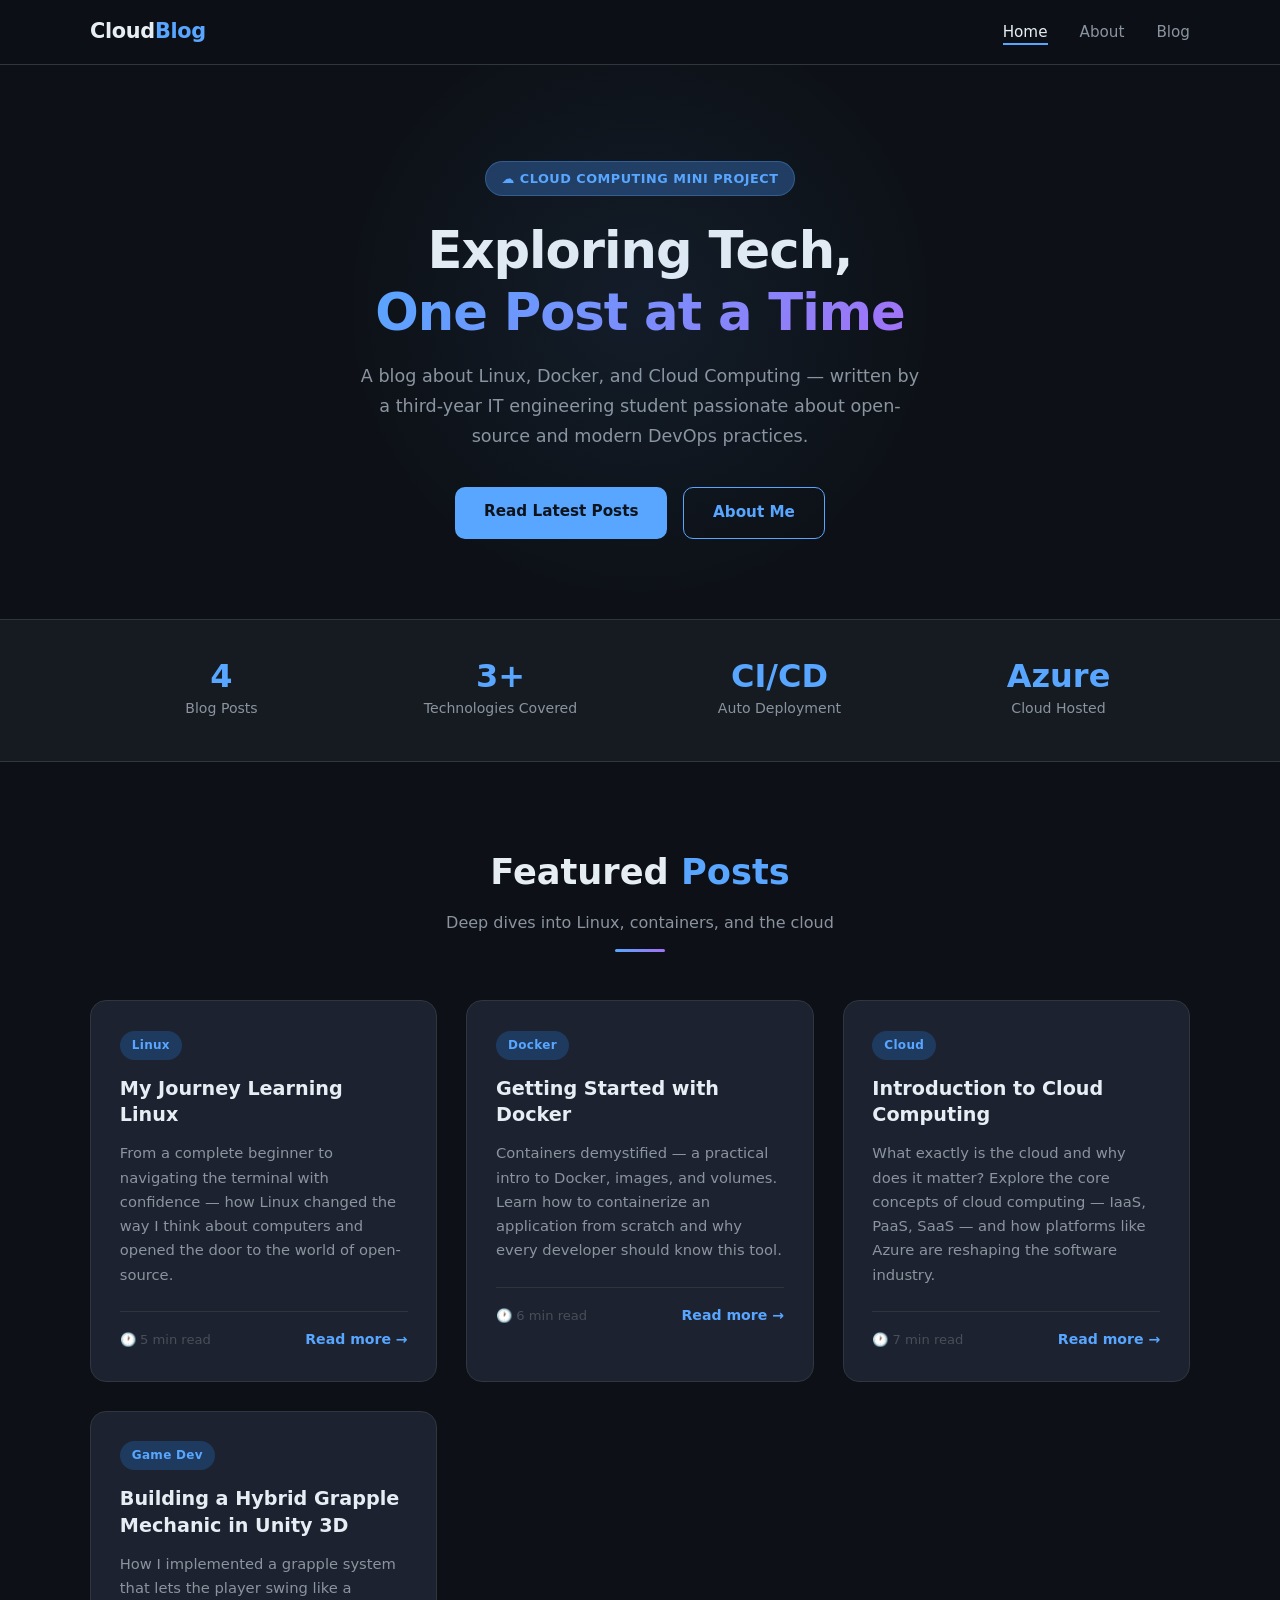
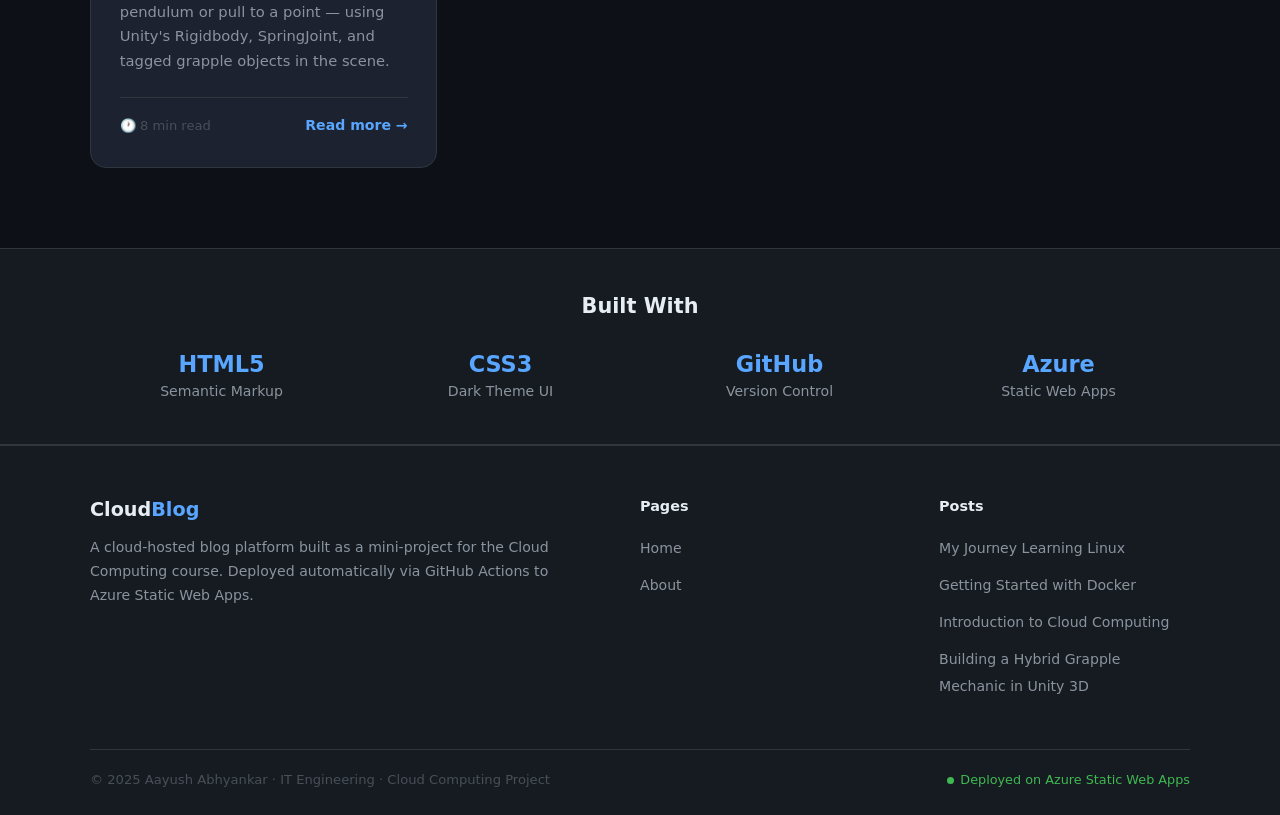
<file: index.html>
<!DOCTYPE html>
<html lang="en">
<head>
  <meta charset="UTF-8" />
  <meta name="viewport" content="width=device-width, initial-scale=1.0" />
  <meta name="description" content="Aayush Abhyankar's tech blog covering Linux, Docker, and Cloud Computing." />
  <title>CloudBlog | Aayush Abhyankar</title>
  <link rel="stylesheet" href="css/style.css" />
</head>
<body>

  <!-- ========== NAVBAR ========== -->
  <nav class="navbar">
    <div class="container">
      <a href="index.html" class="nav-logo">Cloud<span>Blog</span></a>
      <ul class="nav-links" id="navLinks">
        <li><a href="index.html" class="active">Home</a></li>
        <li><a href="about.html">About</a></li>
        <li><a href="blog/linux-journey.html">Blog</a></li>
      </ul>
      <div class="hamburger" id="hamburger" onclick="toggleNav()">
        <span></span><span></span><span></span>
      </div>
    </div>
  </nav>

  <!-- ========== HERO ========== -->
  <section class="hero">
    <div class="container">
      <div class="hero-badge">☁️ Cloud Computing Mini Project</div>
      <h1>
        Exploring Tech,<br />
        <span class="highlight">One Post at a Time</span>
      </h1>
      <p>
        A blog about Linux, Docker, and Cloud Computing — written by a
        third-year IT engineering student passionate about open-source
        and modern DevOps practices.
      </p>
      <div class="hero-buttons">
        <a href="blog/linux-journey.html" class="btn btn-primary">Read Latest Posts</a>
        <a href="about.html" class="btn btn-outline">About Me</a>
      </div>
    </div>
  </section>

  <!-- ========== STATS STRIP ========== -->
  <section class="stats-strip">
    <div class="container">
      <div class="stats-grid">
        <div class="stat-item">
          <!-- Auto-updated by JS from posts.json -->
          <h3 id="post-count">—</h3>
          <p>Blog Posts</p>
        </div>
        <div class="stat-item">
          <h3>3+</h3>
          <p>Technologies Covered</p>
        </div>
        <div class="stat-item">
          <h3>CI/CD</h3>
          <p>Auto Deployment</p>
        </div>
        <div class="stat-item">
          <h3>Azure</h3>
          <p>Cloud Hosted</p>
        </div>
      </div>
    </div>
  </section>

  <!-- ========== FEATURED POSTS ========== -->
  <section class="featured-posts">
    <div class="container">

      <div class="section-header">
        <h2>Featured <span class="text-accent">Posts</span></h2>
        <p>Deep dives into Linux, containers, and the cloud</p>
        <div class="section-divider"></div>
      </div>

      <!-- Cards injected here automatically from posts.json -->
      <div class="posts-grid" id="posts-grid">
        <!-- Loading state -->
        <p style="color:var(--text-muted); grid-column:1/-1; text-align:center;
                   padding:3rem 0;">Loading posts...</p>
      </div>

    </div>
  </section>

  <!-- ========== TECH STACK STRIP ========== -->
  <section class="stats-strip">
    <div class="container">
      <div class="section-header" style="margin-bottom:1.8rem;">
        <h2 style="font-size:1.3rem;">Built With</h2>
      </div>
      <div class="stats-grid">
        <div class="stat-item">
          <h3 style="font-size:1.4rem;">HTML5</h3>
          <p>Semantic Markup</p>
        </div>
        <div class="stat-item">
          <h3 style="font-size:1.4rem;">CSS3</h3>
          <p>Dark Theme UI</p>
        </div>
        <div class="stat-item">
          <h3 style="font-size:1.4rem;">GitHub</h3>
          <p>Version Control</p>
        </div>
        <div class="stat-item">
          <h3 style="font-size:1.4rem;">Azure</h3>
          <p>Static Web Apps</p>
        </div>
      </div>
    </div>
  </section>

  <!-- ========== FOOTER ========== -->
  <footer>
    <div class="container">
      <div class="footer-grid">

        <div class="footer-brand">
          <h3>Cloud<span>Blog</span></h3>
          <p>
            A cloud-hosted blog platform built as a mini-project for the
            Cloud Computing course. Deployed automatically via GitHub Actions
            to Azure Static Web Apps.
          </p>
        </div>

        <div class="footer-col">
          <h4>Pages</h4>
          <ul>
            <li><a href="index.html">Home</a></li>
            <li><a href="about.html">About</a></li>
          </ul>
        </div>

        <div class="footer-col">
          <h4>Posts</h4>
          <!-- Auto-populated from posts.json -->
          <ul id="footer-posts"></ul>
        </div>

      </div>

      <div class="footer-bottom">
        <p>© 2025 Aayush Abhyankar · IT Engineering · Cloud Computing Project</p>
        <div class="status-badge">
          <span class="status-dot"></span>
          Deployed on Azure Static Web Apps
        </div>
      </div>
    </div>
  </footer>

  <!-- ========== JS ========== -->
  <script>
    // ── Mobile nav ──────────────────────────────────────────
    function toggleNav() {
      document.getElementById('navLinks').classList.toggle('open');
    }
    document.querySelectorAll('.nav-links a').forEach(link => {
      link.addEventListener('click', () => {
        document.getElementById('navLinks').classList.remove('open');
      });
    });

    // ── Load posts from posts.json ───────────────────────────
    // To add a new post: just add one entry to posts.json.
    // This page updates automatically — no HTML changes needed.
    async function loadPosts() {
      const res   = await fetch('posts.json');
      const posts = await res.json();

      // Update post count in stats strip
      document.getElementById('post-count').textContent = posts.length;

      // Render post cards
      const grid = document.getElementById('posts-grid');
      grid.innerHTML = posts.map(post => `
        <article class="post-card">
          <span class="post-tag">${post.tag}</span>
          <h3>${post.title}</h3>
          <p>${post.excerpt}</p>
          <div class="post-meta">
            <span class="read-time">🕐 ${post.readTime}</span>
            <a href="${post.file}" class="read-more">Read more →</a>
          </div>
        </article>
      `).join('');

      // Render footer post links
      const footerList = document.getElementById('footer-posts');
      footerList.innerHTML = posts.map(post => `
        <li><a href="${post.file}">${post.title}</a></li>
      `).join('');
    }

    loadPosts();
  </script>

</body>
</html>
</file>
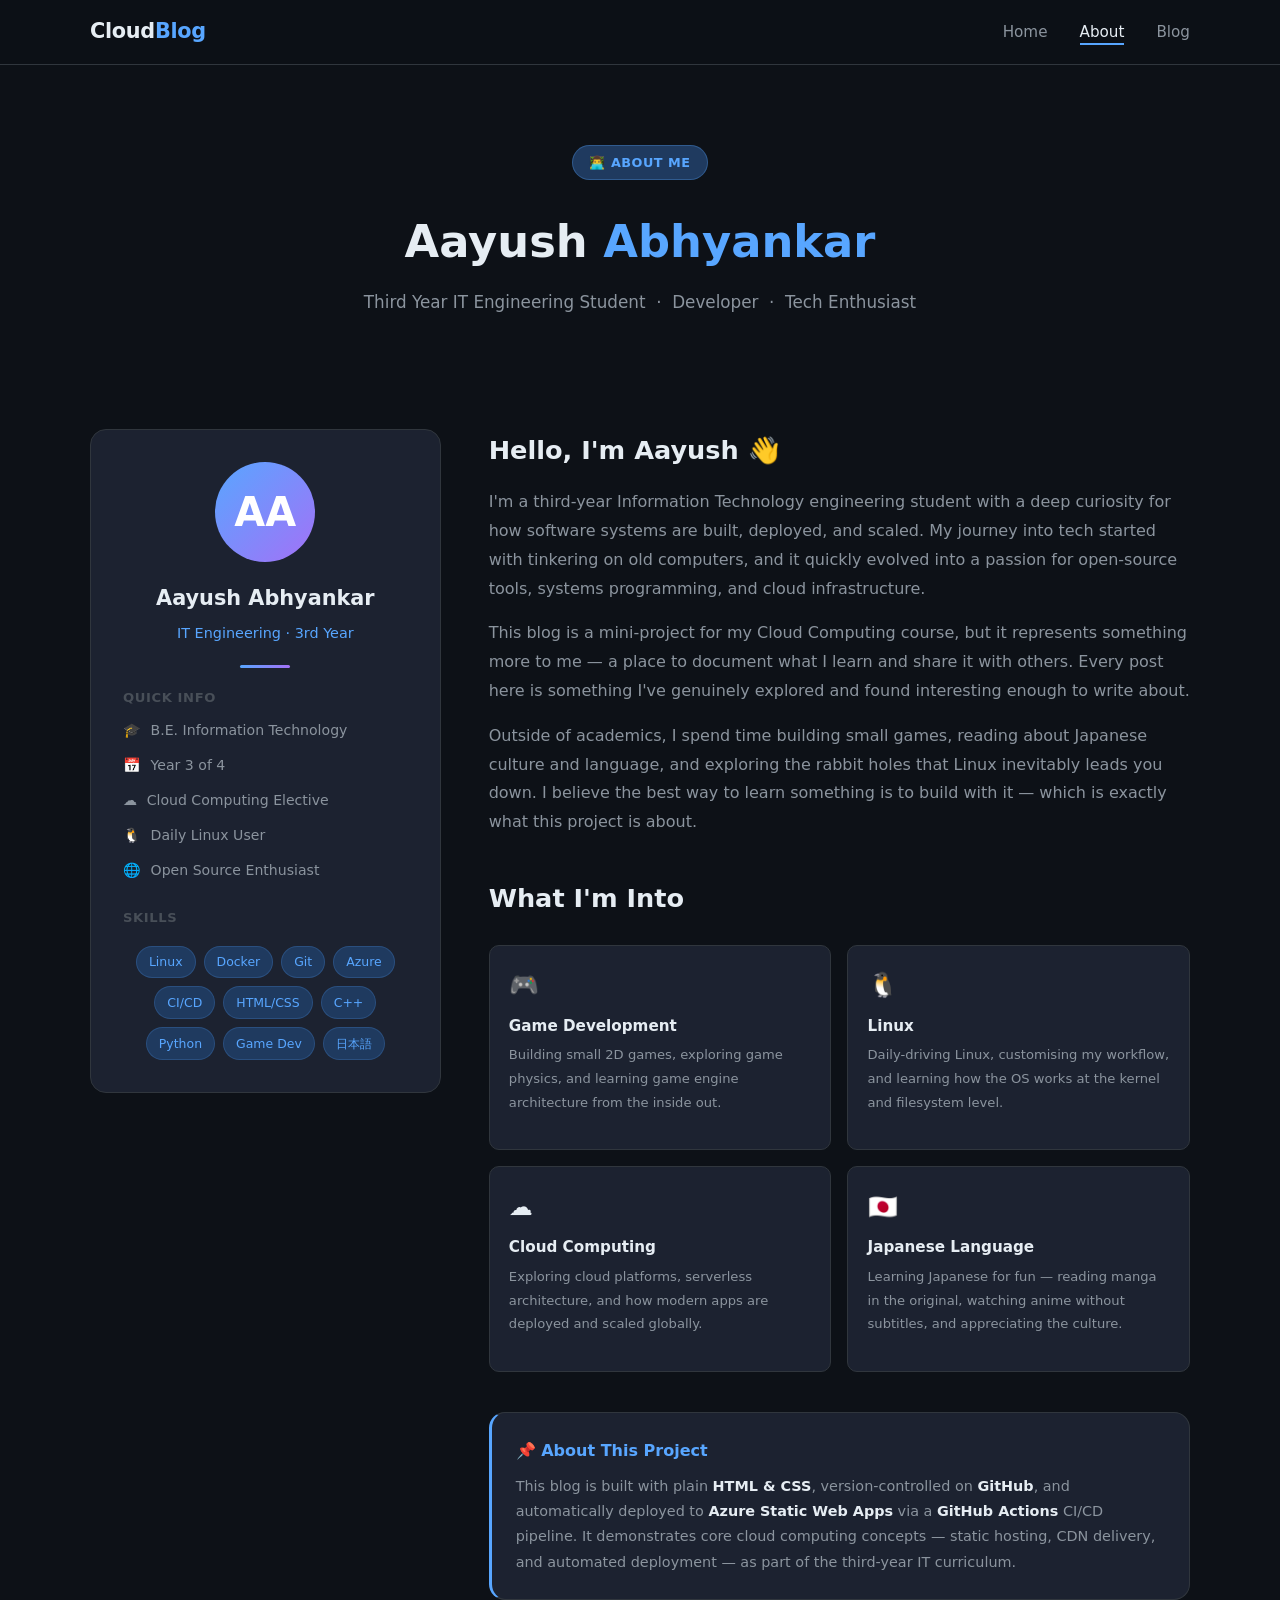
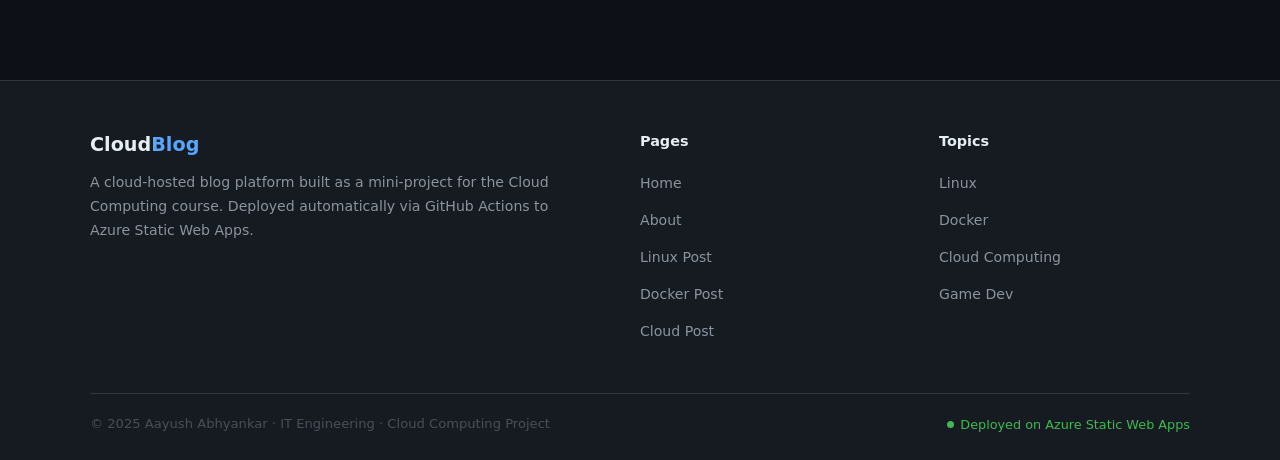
<file: about.html>
<!DOCTYPE html>
<html lang="en">
<head>
  <meta charset="UTF-8" />
  <meta name="viewport" content="width=device-width, initial-scale=1.0" />
  <meta name="description" content="About Aayush Abhyankar — Third Year IT Engineering Student." />
  <title>About | Aayush Abhyankar</title>
  <link rel="stylesheet" href="css/style.css" />
</head>
<body>

  <!-- ========== NAVBAR ========== -->
  <nav class="navbar">
    <div class="container">
      <a href="index.html" class="nav-logo">Cloud<span>Blog</span></a>
      <ul class="nav-links" id="navLinks">
        <li><a href="index.html">Home</a></li>
        <li><a href="about.html" class="active">About</a></li>
        <li><a href="blog/linux-journey.html">Blog</a></li>
      </ul>
      <div class="hamburger" id="hamburger" onclick="toggleNav()">
        <span></span><span></span><span></span>
      </div>
    </div>
  </nav>

  <!-- ========== ABOUT HERO ========== -->
  <section class="about-hero">
    <div class="container">
      <div class="hero-badge">👨‍💻 About Me</div>
      <h1>Aayush <span class="text-accent">Abhyankar</span></h1>
      <p>Third Year IT Engineering Student &nbsp;·&nbsp; Developer &nbsp;·&nbsp; Tech Enthusiast</p>
    </div>
  </section>

  <!-- ========== ABOUT CONTENT ========== -->
  <section class="about-content">
    <div class="container">
      <div class="about-grid">

        <!-- ── Left Card ── -->
        <aside>
          <div class="about-card">
            <div class="avatar">AA</div>
            <h2>Aayush Abhyankar</h2>
            <p class="role">IT Engineering · 3rd Year</p>

            <div class="section-divider" style="margin: 1rem auto;"></div>

            <div style="text-align:left; margin-top:1.2rem;">
              <p style="font-size:0.82rem; color:var(--text-muted); text-transform:uppercase;
                         letter-spacing:0.6px; margin-bottom:0.6rem; font-weight:600;">
                Quick Info
              </p>
              <ul style="display:flex; flex-direction:column; gap:0.7rem;">
                <li style="display:flex; gap:0.6rem; font-size:0.88rem; color:var(--text-secondary);">
                  <span>🎓</span> B.E. Information Technology
                </li>
                <li style="display:flex; gap:0.6rem; font-size:0.88rem; color:var(--text-secondary);">
                  <span>📅</span> Year 3 of 4
                </li>
                <li style="display:flex; gap:0.6rem; font-size:0.88rem; color:var(--text-secondary);">
                  <span>☁️</span> Cloud Computing Elective
                </li>
                <li style="display:flex; gap:0.6rem; font-size:0.88rem; color:var(--text-secondary);">
                  <span>🐧</span> Daily Linux User
                </li>
                <li style="display:flex; gap:0.6rem; font-size:0.88rem; color:var(--text-secondary);">
                  <span>🌐</span> Open Source Enthusiast
                </li>
              </ul>
            </div>

            <div style="text-align:left; margin-top:1.5rem;">
              <p style="font-size:0.82rem; color:var(--text-muted); text-transform:uppercase;
                         letter-spacing:0.6px; margin-bottom:0.75rem; font-weight:600;">
                Skills
              </p>
              <div class="skill-tags">
                <span class="skill-tag">Linux</span>
                <span class="skill-tag">Docker</span>
                <span class="skill-tag">Git</span>
                <span class="skill-tag">Azure</span>
                <span class="skill-tag">CI/CD</span>
                <span class="skill-tag">HTML/CSS</span>
                <span class="skill-tag">C++</span>
                <span class="skill-tag">Python</span>
                <span class="skill-tag">Game Dev</span>
                <span class="skill-tag">日本語</span>
              </div>
            </div>
          </div>
        </aside>

        <!-- ── Right Bio ── -->
        <div class="about-bio">

          <h2>Hello, I'm Aayush 👋</h2>
          <p>
            I'm a third-year Information Technology engineering student with a deep
            curiosity for how software systems are built, deployed, and scaled. My
            journey into tech started with tinkering on old computers, and it quickly
            evolved into a passion for open-source tools, systems programming, and
            cloud infrastructure.
          </p>
          <p>
            This blog is a mini-project for my Cloud Computing course, but it represents
            something more to me — a place to document what I learn and share it with
            others. Every post here is something I've genuinely explored and found
            interesting enough to write about.
          </p>
          <p>
            Outside of academics, I spend time building small games, reading about
            Japanese culture and language, and exploring the rabbit holes that Linux
            inevitably leads you down. I believe the best way to learn something is
            to build with it — which is exactly what this project is about.
          </p>

          <!-- Interests Grid -->
          <h2 style="margin-top:2.5rem;">What I'm Into</h2>
          <div class="interests-grid">

            <div class="interest-item">
              <div class="interest-icon">🎮</div>
              <h4>Game Development</h4>
              <p>Building small 2D games, exploring game physics, and learning
                 game engine architecture from the inside out.</p>
            </div>

            <div class="interest-item">
              <div class="interest-icon">🐧</div>
              <h4>Linux</h4>
              <p>Daily-driving Linux, customising my workflow, and learning
                 how the OS works at the kernel and filesystem level.</p>
            </div>

            <div class="interest-item">
              <div class="interest-icon">☁️</div>
              <h4>Cloud Computing</h4>
              <p>Exploring cloud platforms, serverless architecture, and how
                 modern apps are deployed and scaled globally.</p>
            </div>

            <div class="interest-item">
              <div class="interest-icon">🇯🇵</div>
              <h4>Japanese Language</h4>
              <p>Learning Japanese for fun — reading manga in the original,
                 watching anime without subtitles, and appreciating the culture.</p>
            </div>

          </div>

          <!-- Project Context -->
          <div style="margin-top:2.5rem; padding:1.5rem; background:var(--bg-card);
                      border:1px solid var(--border); border-radius:var(--radius-lg);
                      border-left: 3px solid var(--accent);">
            <h3 style="font-size:1rem; margin-bottom:0.6rem; color:var(--accent);">
              📌 About This Project
            </h3>
            <p style="color:var(--text-secondary); font-size:0.9rem; margin:0; line-height:1.75;">
              This blog is built with plain <strong style="color:var(--text-primary);">HTML &amp; CSS</strong>,
              version-controlled on <strong style="color:var(--text-primary);">GitHub</strong>,
              and automatically deployed to
              <strong style="color:var(--text-primary);">Azure Static Web Apps</strong>
              via a <strong style="color:var(--text-primary);">GitHub Actions</strong> CI/CD pipeline.
              It demonstrates core cloud computing concepts — static hosting, CDN delivery,
              and automated deployment — as part of the third-year IT curriculum.
            </p>
          </div>

        </div>
      </div>
    </div>
  </section>

  <!-- ========== FOOTER ========== -->
  <footer>
    <div class="container">
      <div class="footer-grid">
        <div class="footer-brand">
          <h3>Cloud<span>Blog</span></h3>
          <p>A cloud-hosted blog platform built as a mini-project for the
             Cloud Computing course. Deployed automatically via GitHub Actions
             to Azure Static Web Apps.</p>
        </div>
        <div class="footer-col">
          <h4>Pages</h4>
          <ul>
            <li><a href="index.html">Home</a></li>
            <li><a href="about.html">About</a></li>
            <li><a href="blog/linux-journey.html">Linux Post</a></li>
            <li><a href="blog/docker-getting-started.html">Docker Post</a></li>
            <li><a href="blog/cloud-computing-intro.html">Cloud Post</a></li>
          </ul>
        </div>
        <div class="footer-col">
          <h4>Topics</h4>
          <ul>
            <li><a href="blog/linux-journey.html">Linux</a></li>
            <li><a href="blog/docker-getting-started.html">Docker</a></li>
            <li><a href="blog/cloud-computing-intro.html">Cloud Computing</a></li>
            <li><a href="about.html">Game Dev</a></li>
          </ul>
        </div>
      </div>
      <div class="footer-bottom">
        <p>© 2025 Aayush Abhyankar · IT Engineering · Cloud Computing Project</p>
        <div class="status-badge">
          <span class="status-dot"></span>
          Deployed on Azure Static Web Apps
        </div>
      </div>
    </div>
  </footer>

  <script>
    function toggleNav() {
      document.getElementById('navLinks').classList.toggle('open');
    }
    document.querySelectorAll('.nav-links a').forEach(link => {
      link.addEventListener('click', () => {
        document.getElementById('navLinks').classList.remove('open');
      });
    });
  </script>

</body>
</html>
</file>
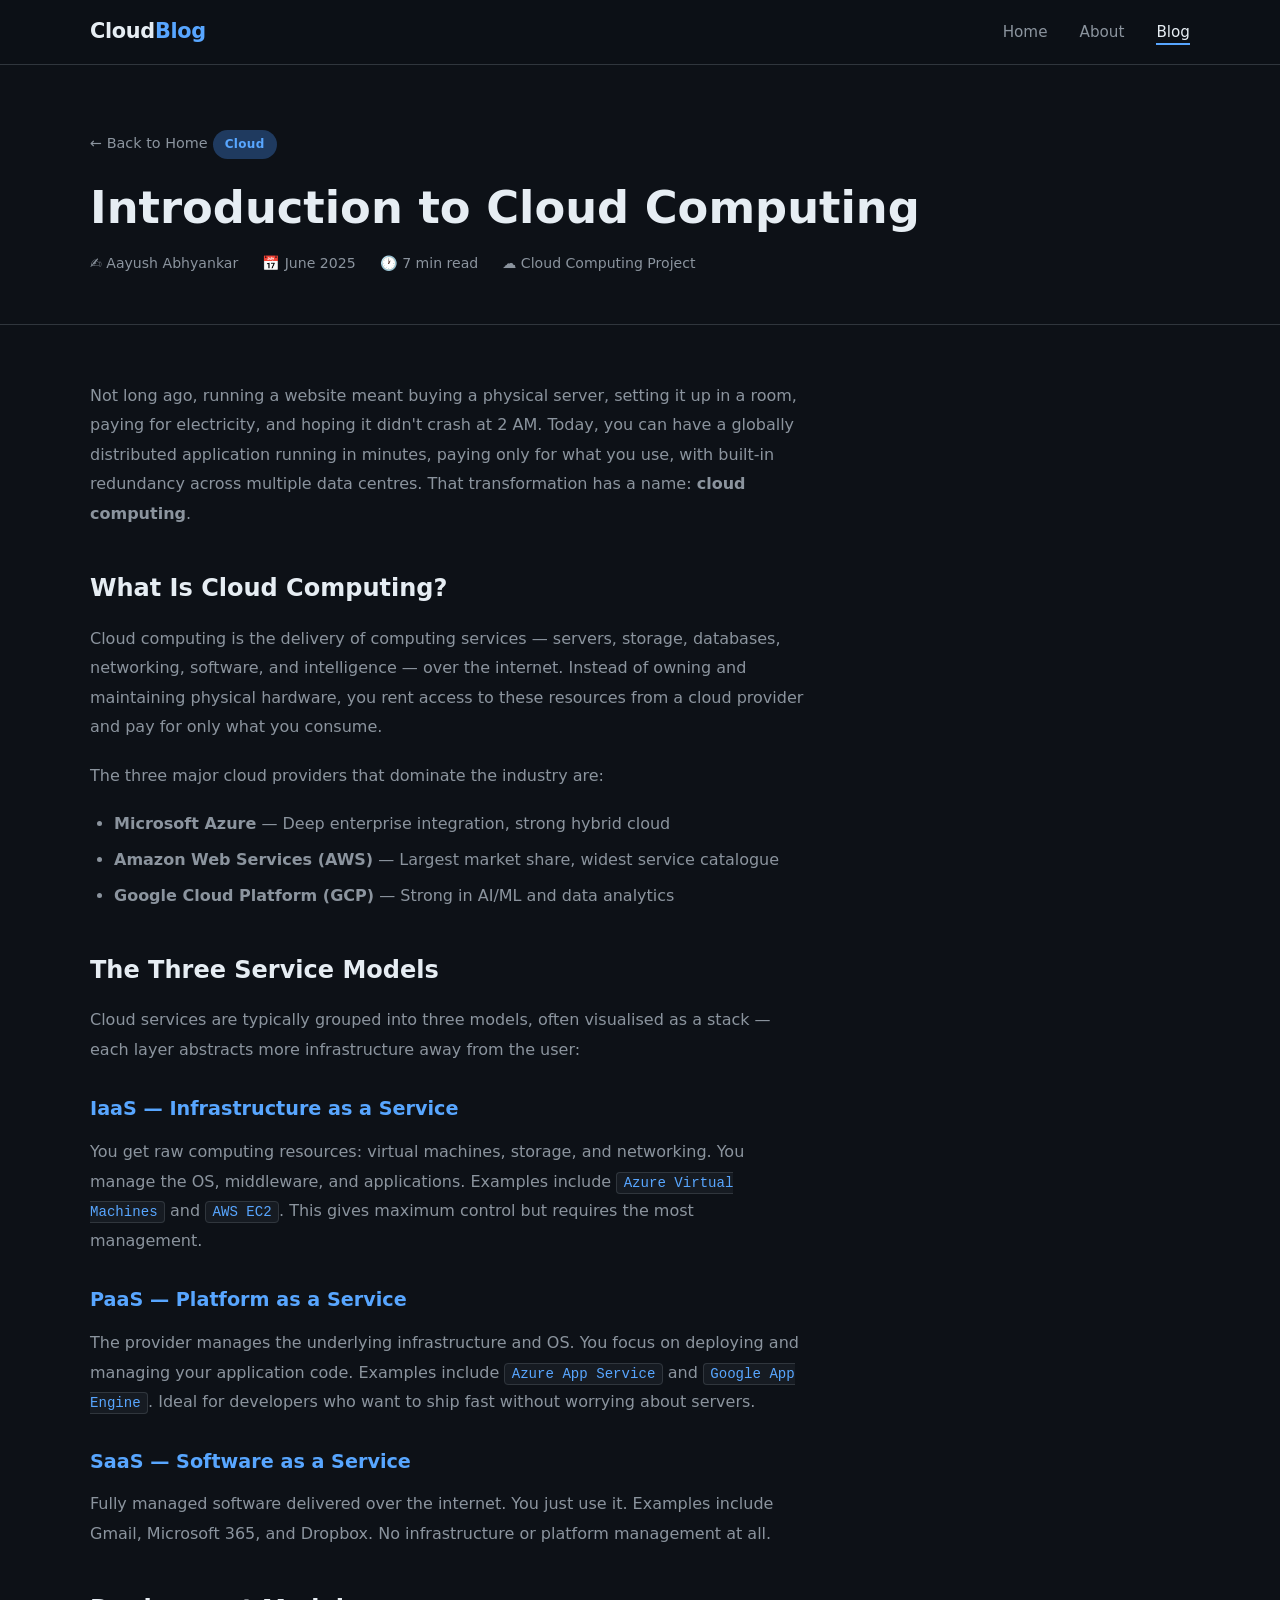
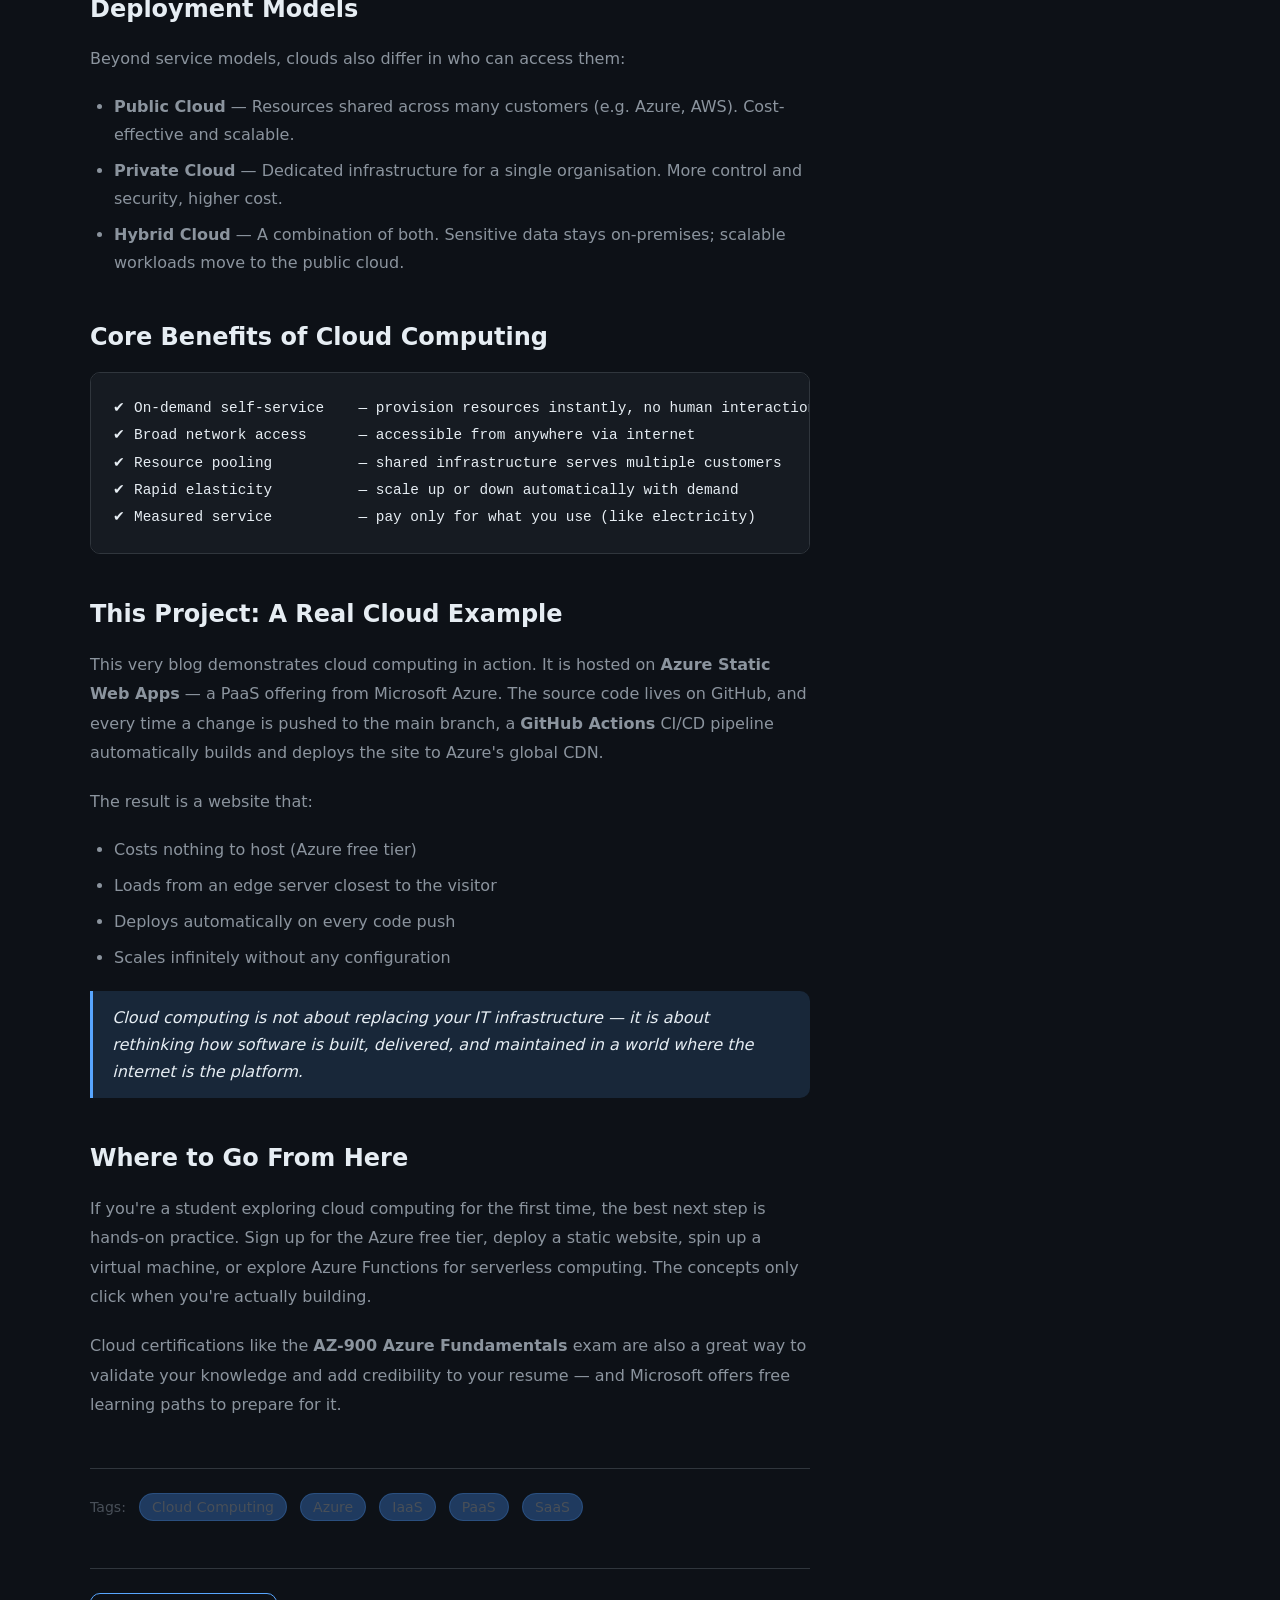
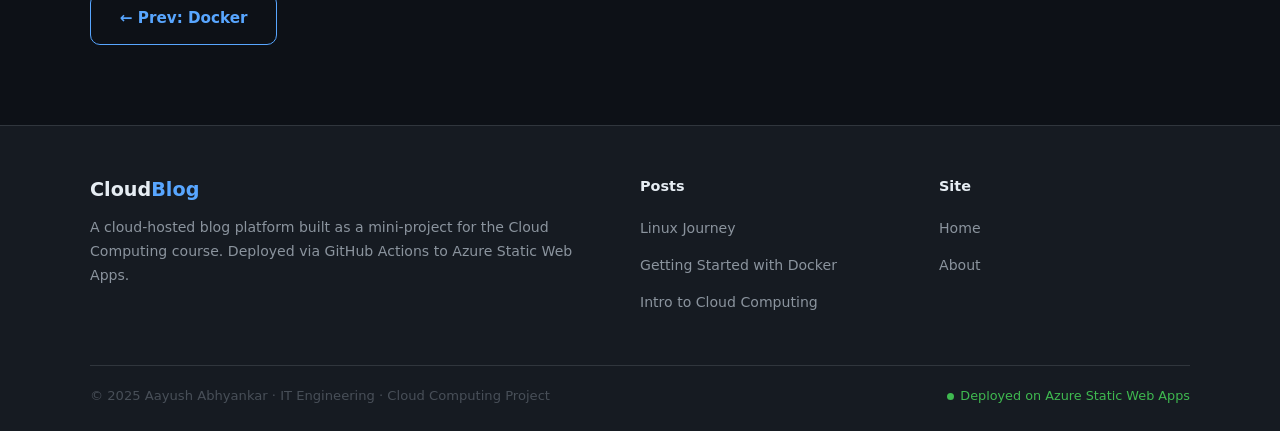
<file: blog/cloud-computing-intro.html>
<!DOCTYPE html>
<html lang="en">
<head>
  <meta charset="UTF-8" />
  <meta name="viewport" content="width=device-width, initial-scale=1.0" />
  <meta name="description" content="Introduction to Cloud Computing — Aayush Abhyankar" />
  <title>Introduction to Cloud Computing | CloudBlog</title>
  <link rel="stylesheet" href="../css/style.css" />
</head>
<body>

  <!-- ========== NAVBAR ========== -->
  <nav class="navbar">
    <div class="container">
      <a href="../index.html" class="nav-logo">Cloud<span>Blog</span></a>
      <ul class="nav-links" id="navLinks">
        <li><a href="../index.html">Home</a></li>
        <li><a href="../about.html">About</a></li>
        <li><a href="cloud-computing-intro.html" class="active">Blog</a></li>
      </ul>
      <div class="hamburger" onclick="toggleNav()">
        <span></span><span></span><span></span>
      </div>
    </div>
  </nav>

  <!-- ========== POST HERO ========== -->
  <section class="post-hero">
    <div class="container">
      <a href="../index.html" class="back-link">← Back to Home</a>
      <span class="post-tag">Cloud</span>
      <h1 class="post-title">Introduction to Cloud Computing</h1>
      <div class="post-info">
        <span>✍️ Aayush Abhyankar</span>
        <span>📅 June 2025</span>
        <span>🕐 7 min read</span>
        <span>☁️ Cloud Computing Project</span>
      </div>
    </div>
  </section>

  <!-- ========== POST BODY ========== -->
  <section class="post-body">
    <div class="container">
      <div class="post-content">

        <p>
          Not long ago, running a website meant buying a physical server, setting it up
          in a room, paying for electricity, and hoping it didn't crash at 2 AM. Today,
          you can have a globally distributed application running in minutes, paying only
          for what you use, with built-in redundancy across multiple data centres.
          That transformation has a name: <strong>cloud computing</strong>.
        </p>

        <h2>What Is Cloud Computing?</h2>
        <p>
          Cloud computing is the delivery of computing services — servers, storage,
          databases, networking, software, and intelligence — over the internet.
          Instead of owning and maintaining physical hardware, you rent access to
          these resources from a cloud provider and pay for only what you consume.
        </p>
        <p>
          The three major cloud providers that dominate the industry are:
        </p>
        <ul>
          <li><strong>Microsoft Azure</strong> — Deep enterprise integration, strong hybrid cloud</li>
          <li><strong>Amazon Web Services (AWS)</strong> — Largest market share, widest service catalogue</li>
          <li><strong>Google Cloud Platform (GCP)</strong> — Strong in AI/ML and data analytics</li>
        </ul>

        <h2>The Three Service Models</h2>
        <p>
          Cloud services are typically grouped into three models, often visualised
          as a stack — each layer abstracts more infrastructure away from the user:
        </p>

        <h3>IaaS — Infrastructure as a Service</h3>
        <p>
          You get raw computing resources: virtual machines, storage, and networking.
          You manage the OS, middleware, and applications. Examples include
          <code>Azure Virtual Machines</code> and <code>AWS EC2</code>.
          This gives maximum control but requires the most management.
        </p>

        <h3>PaaS — Platform as a Service</h3>
        <p>
          The provider manages the underlying infrastructure and OS. You focus on
          deploying and managing your application code. Examples include
          <code>Azure App Service</code> and <code>Google App Engine</code>.
          Ideal for developers who want to ship fast without worrying about servers.
        </p>

        <h3>SaaS — Software as a Service</h3>
        <p>
          Fully managed software delivered over the internet. You just use it.
          Examples include Gmail, Microsoft 365, and Dropbox. No infrastructure
          or platform management at all.
        </p>

        <h2>Deployment Models</h2>
        <p>
          Beyond service models, clouds also differ in who can access them:
        </p>
        <ul>
          <li>
            <strong>Public Cloud</strong> — Resources shared across many customers
            (e.g. Azure, AWS). Cost-effective and scalable.
          </li>
          <li>
            <strong>Private Cloud</strong> — Dedicated infrastructure for a single
            organisation. More control and security, higher cost.
          </li>
          <li>
            <strong>Hybrid Cloud</strong> — A combination of both. Sensitive data
            stays on-premises; scalable workloads move to the public cloud.
          </li>
        </ul>

        <h2>Core Benefits of Cloud Computing</h2>
        <pre><code>✔ On-demand self-service    — provision resources instantly, no human interaction
✔ Broad network access      — accessible from anywhere via internet
✔ Resource pooling          — shared infrastructure serves multiple customers
✔ Rapid elasticity          — scale up or down automatically with demand
✔ Measured service          — pay only for what you use (like electricity)</code></pre>

        <h2>This Project: A Real Cloud Example</h2>
        <p>
          This very blog demonstrates cloud computing in action. It is hosted on
          <strong>Azure Static Web Apps</strong> — a PaaS offering from Microsoft Azure.
          The source code lives on GitHub, and every time a change is pushed to the
          main branch, a <strong>GitHub Actions</strong> CI/CD pipeline automatically
          builds and deploys the site to Azure's global CDN.
        </p>
        <p>
          The result is a website that:
        </p>
        <ul>
          <li>Costs nothing to host (Azure free tier)</li>
          <li>Loads from an edge server closest to the visitor</li>
          <li>Deploys automatically on every code push</li>
          <li>Scales infinitely without any configuration</li>
        </ul>

        <blockquote>
          Cloud computing is not about replacing your IT infrastructure —
          it is about rethinking how software is built, delivered, and maintained
          in a world where the internet is the platform.
        </blockquote>

        <h2>Where to Go From Here</h2>
        <p>
          If you're a student exploring cloud computing for the first time, the best
          next step is hands-on practice. Sign up for the Azure free tier, deploy a
          static website, spin up a virtual machine, or explore Azure Functions for
          serverless computing. The concepts only click when you're actually building.
        </p>
        <p>
          Cloud certifications like the <strong>AZ-900 Azure Fundamentals</strong>
          exam are also a great way to validate your knowledge and add credibility
          to your resume — and Microsoft offers free learning paths to prepare for it.
        </p>

        <div class="post-tags">
          <span>Tags:</span>
          <span class="skill-tag">Cloud Computing</span>
          <span class="skill-tag">Azure</span>
          <span class="skill-tag">IaaS</span>
          <span class="skill-tag">PaaS</span>
          <span class="skill-tag">SaaS</span>
        </div>

        <!-- Post Navigation -->
        <div style="display:flex; justify-content:flex-start; margin-top:3rem;
                    padding-top:1.5rem; border-top:1px solid var(--border);">
          <a href="docker-getting-started.html" class="btn btn-outline">← Prev: Docker</a>
        </div>

      </div>
    </div>
  </section>

  <!-- ========== FOOTER ========== -->
  <footer>
    <div class="container">
      <div class="footer-grid">
        <div class="footer-brand">
          <h3>Cloud<span>Blog</span></h3>
          <p>A cloud-hosted blog platform built as a mini-project for the
             Cloud Computing course. Deployed via GitHub Actions to Azure Static Web Apps.</p>
        </div>
        <div class="footer-col">
          <h4>Posts</h4>
          <ul>
            <li><a href="linux-journey.html">Linux Journey</a></li>
            <li><a href="docker-getting-started.html">Getting Started with Docker</a></li>
            <li><a href="cloud-computing-intro.html">Intro to Cloud Computing</a></li>
          </ul>
        </div>
        <div class="footer-col">
          <h4>Site</h4>
          <ul>
            <li><a href="../index.html">Home</a></li>
            <li><a href="../about.html">About</a></li>
          </ul>
        </div>
      </div>
      <div class="footer-bottom">
        <p>© 2025 Aayush Abhyankar · IT Engineering · Cloud Computing Project</p>
        <div class="status-badge">
          <span class="status-dot"></span>
          Deployed on Azure Static Web Apps
        </div>
      </div>
    </div>
  </footer>

  <script>
    function toggleNav() {
      document.getElementById('navLinks').classList.toggle('open');
    }
  </script>
</body>
</html>
</file>
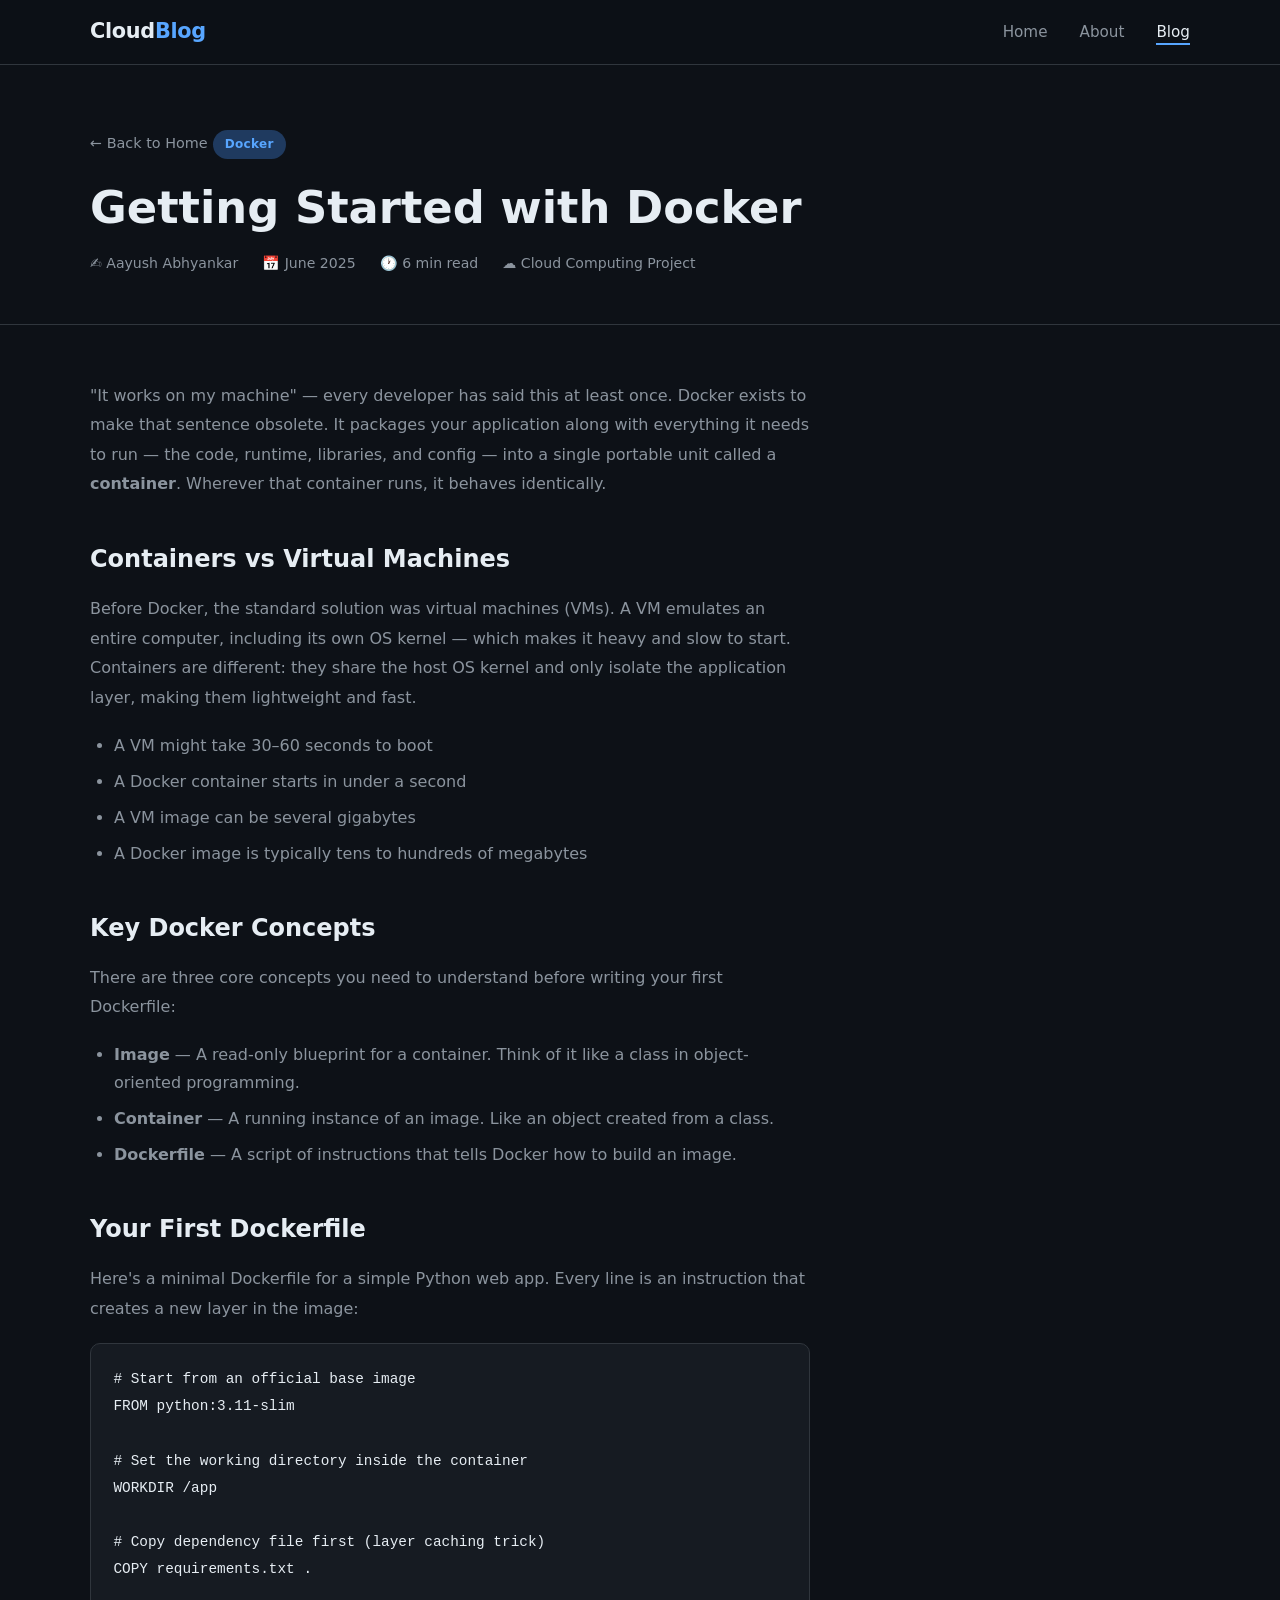
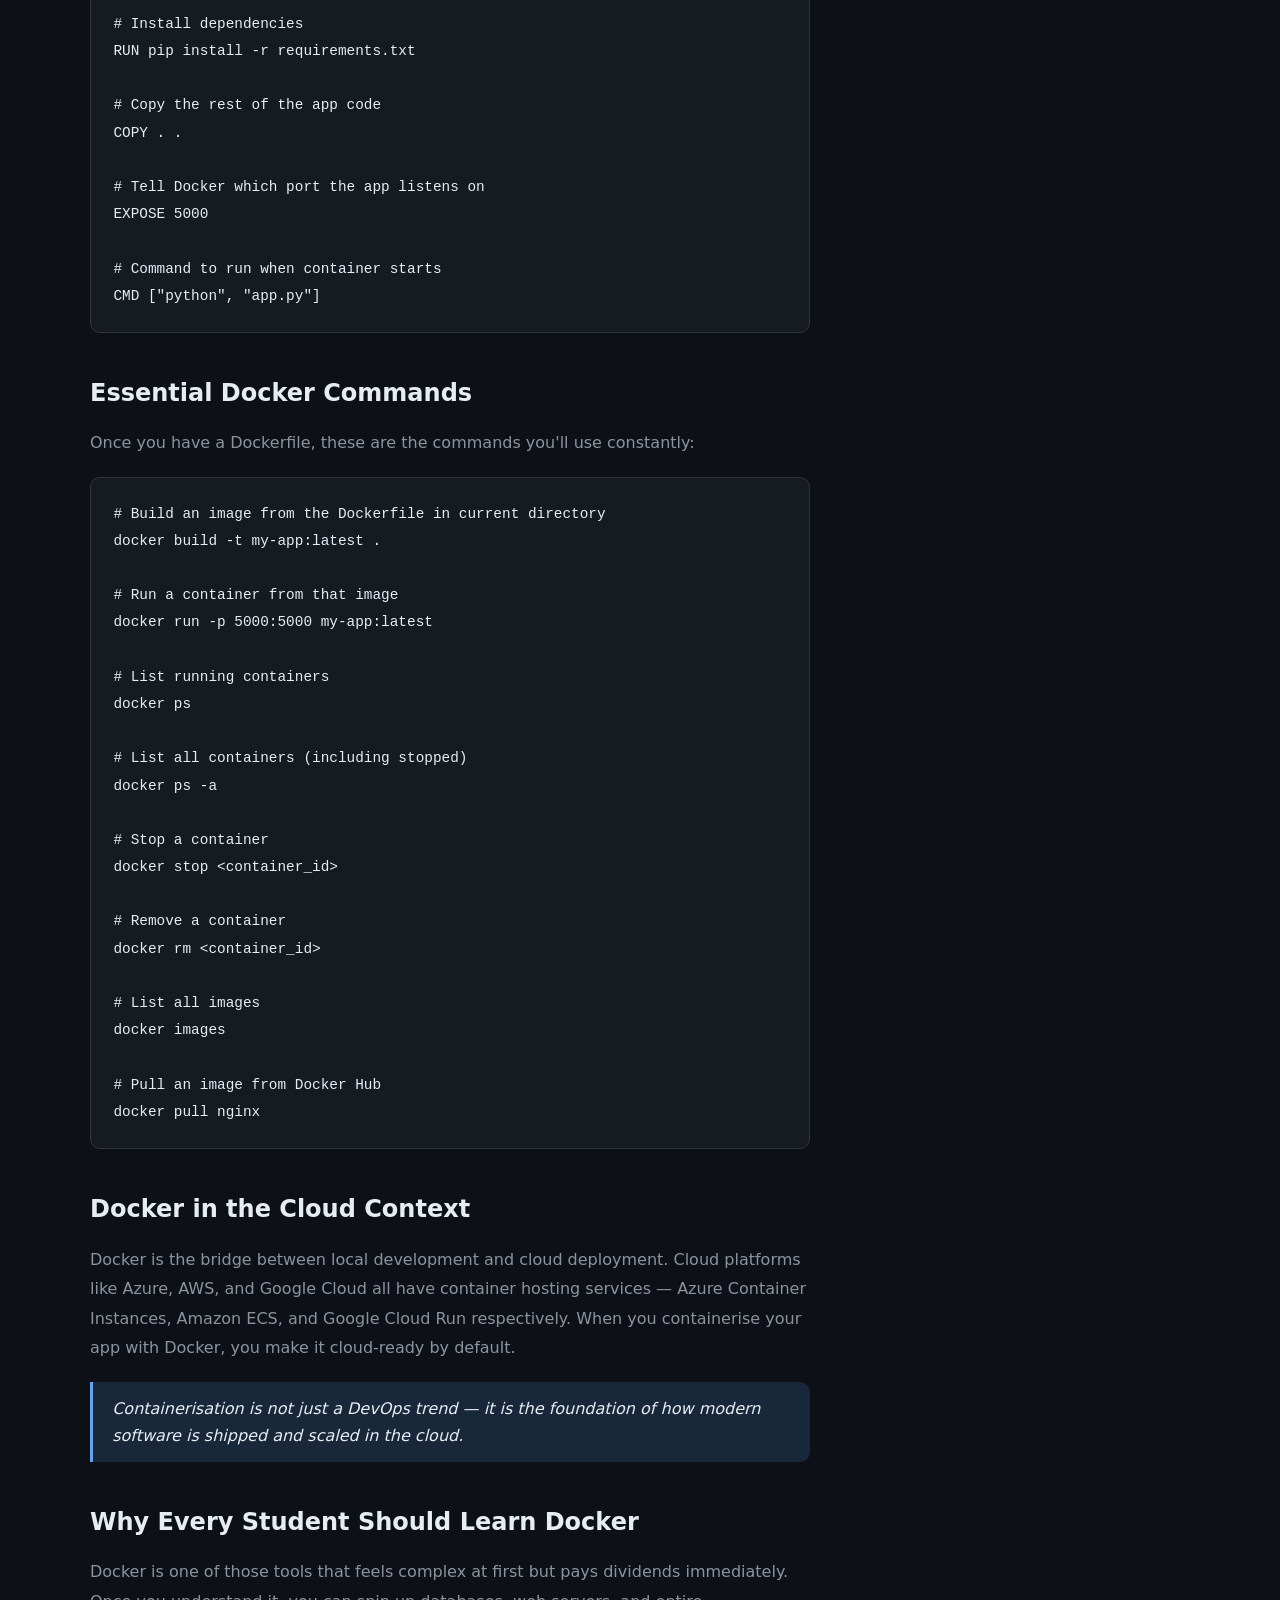
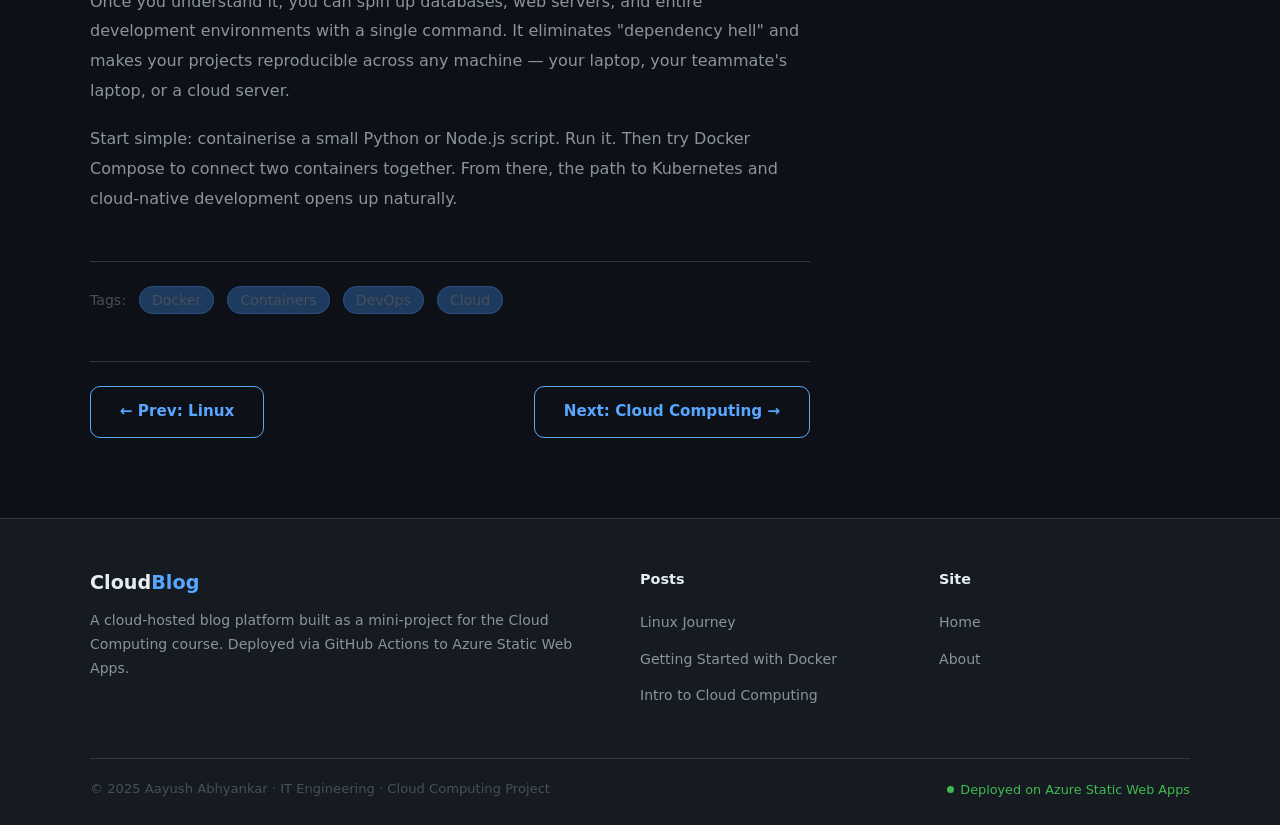
<file: blog/docker-getting-started.html>
<!DOCTYPE html>
<html lang="en">
<head>
  <meta charset="UTF-8" />
  <meta name="viewport" content="width=device-width, initial-scale=1.0" />
  <meta name="description" content="Getting Started with Docker — Aayush Abhyankar" />
  <title>Getting Started with Docker | CloudBlog</title>
  <link rel="stylesheet" href="../css/style.css" />
</head>
<body>

  <!-- ========== NAVBAR ========== -->
  <nav class="navbar">
    <div class="container">
      <a href="../index.html" class="nav-logo">Cloud<span>Blog</span></a>
      <ul class="nav-links" id="navLinks">
        <li><a href="../index.html">Home</a></li>
        <li><a href="../about.html">About</a></li>
        <li><a href="docker-getting-started.html" class="active">Blog</a></li>
      </ul>
      <div class="hamburger" onclick="toggleNav()">
        <span></span><span></span><span></span>
      </div>
    </div>
  </nav>

  <!-- ========== POST HERO ========== -->
  <section class="post-hero">
    <div class="container">
      <a href="../index.html" class="back-link">← Back to Home</a>
      <span class="post-tag">Docker</span>
      <h1 class="post-title">Getting Started with Docker</h1>
      <div class="post-info">
        <span>✍️ Aayush Abhyankar</span>
        <span>📅 June 2025</span>
        <span>🕐 6 min read</span>
        <span>☁️ Cloud Computing Project</span>
      </div>
    </div>
  </section>

  <!-- ========== POST BODY ========== -->
  <section class="post-body">
    <div class="container">
      <div class="post-content">

        <p>
          "It works on my machine" — every developer has said this at least once.
          Docker exists to make that sentence obsolete. It packages your application
          along with everything it needs to run — the code, runtime, libraries, and
          config — into a single portable unit called a <strong>container</strong>.
          Wherever that container runs, it behaves identically.
        </p>

        <h2>Containers vs Virtual Machines</h2>
        <p>
          Before Docker, the standard solution was virtual machines (VMs). A VM emulates
          an entire computer, including its own OS kernel — which makes it heavy and slow
          to start. Containers are different: they share the host OS kernel and only
          isolate the application layer, making them lightweight and fast.
        </p>
        <ul>
          <li>A VM might take 30–60 seconds to boot</li>
          <li>A Docker container starts in under a second</li>
          <li>A VM image can be several gigabytes</li>
          <li>A Docker image is typically tens to hundreds of megabytes</li>
        </ul>

        <h2>Key Docker Concepts</h2>
        <p>
          There are three core concepts you need to understand before writing
          your first Dockerfile:
        </p>
        <ul>
          <li>
            <strong>Image</strong> — A read-only blueprint for a container.
            Think of it like a class in object-oriented programming.
          </li>
          <li>
            <strong>Container</strong> — A running instance of an image.
            Like an object created from a class.
          </li>
          <li>
            <strong>Dockerfile</strong> — A script of instructions that tells
            Docker how to build an image.
          </li>
        </ul>

        <h2>Your First Dockerfile</h2>
        <p>
          Here's a minimal Dockerfile for a simple Python web app. Every line
          is an instruction that creates a new layer in the image:
        </p>
        <pre><code># Start from an official base image
FROM python:3.11-slim

# Set the working directory inside the container
WORKDIR /app

# Copy dependency file first (layer caching trick)
COPY requirements.txt .

# Install dependencies
RUN pip install -r requirements.txt

# Copy the rest of the app code
COPY . .

# Tell Docker which port the app listens on
EXPOSE 5000

# Command to run when container starts
CMD ["python", "app.py"]</code></pre>

        <h2>Essential Docker Commands</h2>
        <p>
          Once you have a Dockerfile, these are the commands you'll use constantly:
        </p>
        <pre><code># Build an image from the Dockerfile in current directory
docker build -t my-app:latest .

# Run a container from that image
docker run -p 5000:5000 my-app:latest

# List running containers
docker ps

# List all containers (including stopped)
docker ps -a

# Stop a container
docker stop &lt;container_id&gt;

# Remove a container
docker rm &lt;container_id&gt;

# List all images
docker images

# Pull an image from Docker Hub
docker pull nginx</code></pre>

        <h2>Docker in the Cloud Context</h2>
        <p>
          Docker is the bridge between local development and cloud deployment.
          Cloud platforms like Azure, AWS, and Google Cloud all have container
          hosting services — Azure Container Instances, Amazon ECS, and Google
          Cloud Run respectively. When you containerise your app with Docker,
          you make it cloud-ready by default.
        </p>

        <blockquote>
          Containerisation is not just a DevOps trend — it is the foundation
          of how modern software is shipped and scaled in the cloud.
        </blockquote>

        <h2>Why Every Student Should Learn Docker</h2>
        <p>
          Docker is one of those tools that feels complex at first but pays
          dividends immediately. Once you understand it, you can spin up databases,
          web servers, and entire development environments with a single command.
          It eliminates "dependency hell" and makes your projects reproducible
          across any machine — your laptop, your teammate's laptop, or a cloud server.
        </p>
        <p>
          Start simple: containerise a small Python or Node.js script. Run it.
          Then try Docker Compose to connect two containers together. From there,
          the path to Kubernetes and cloud-native development opens up naturally.
        </p>

        <div class="post-tags">
          <span>Tags:</span>
          <span class="skill-tag">Docker</span>
          <span class="skill-tag">Containers</span>
          <span class="skill-tag">DevOps</span>
          <span class="skill-tag">Cloud</span>
        </div>

        <!-- Post Navigation -->
        <div style="display:flex; justify-content:space-between; margin-top:3rem;
                    padding-top:1.5rem; border-top:1px solid var(--border); flex-wrap:wrap; gap:1rem;">
          <a href="linux-journey.html" class="btn btn-outline">← Prev: Linux</a>
          <a href="cloud-computing-intro.html" class="btn btn-outline">Next: Cloud Computing →</a>
        </div>

      </div>
    </div>
  </section>

  <!-- ========== FOOTER ========== -->
  <footer>
    <div class="container">
      <div class="footer-grid">
        <div class="footer-brand">
          <h3>Cloud<span>Blog</span></h3>
          <p>A cloud-hosted blog platform built as a mini-project for the
             Cloud Computing course. Deployed via GitHub Actions to Azure Static Web Apps.</p>
        </div>
        <div class="footer-col">
          <h4>Posts</h4>
          <ul>
            <li><a href="linux-journey.html">Linux Journey</a></li>
            <li><a href="docker-getting-started.html">Getting Started with Docker</a></li>
            <li><a href="cloud-computing-intro.html">Intro to Cloud Computing</a></li>
          </ul>
        </div>
        <div class="footer-col">
          <h4>Site</h4>
          <ul>
            <li><a href="../index.html">Home</a></li>
            <li><a href="../about.html">About</a></li>
          </ul>
        </div>
      </div>
      <div class="footer-bottom">
        <p>© 2025 Aayush Abhyankar · IT Engineering · Cloud Computing Project</p>
        <div class="status-badge">
          <span class="status-dot"></span>
          Deployed on Azure Static Web Apps
        </div>
      </div>
    </div>
  </footer>

  <script>
    function toggleNav() {
      document.getElementById('navLinks').classList.toggle('open');
    }
  </script>
</body>
</html>
</file>
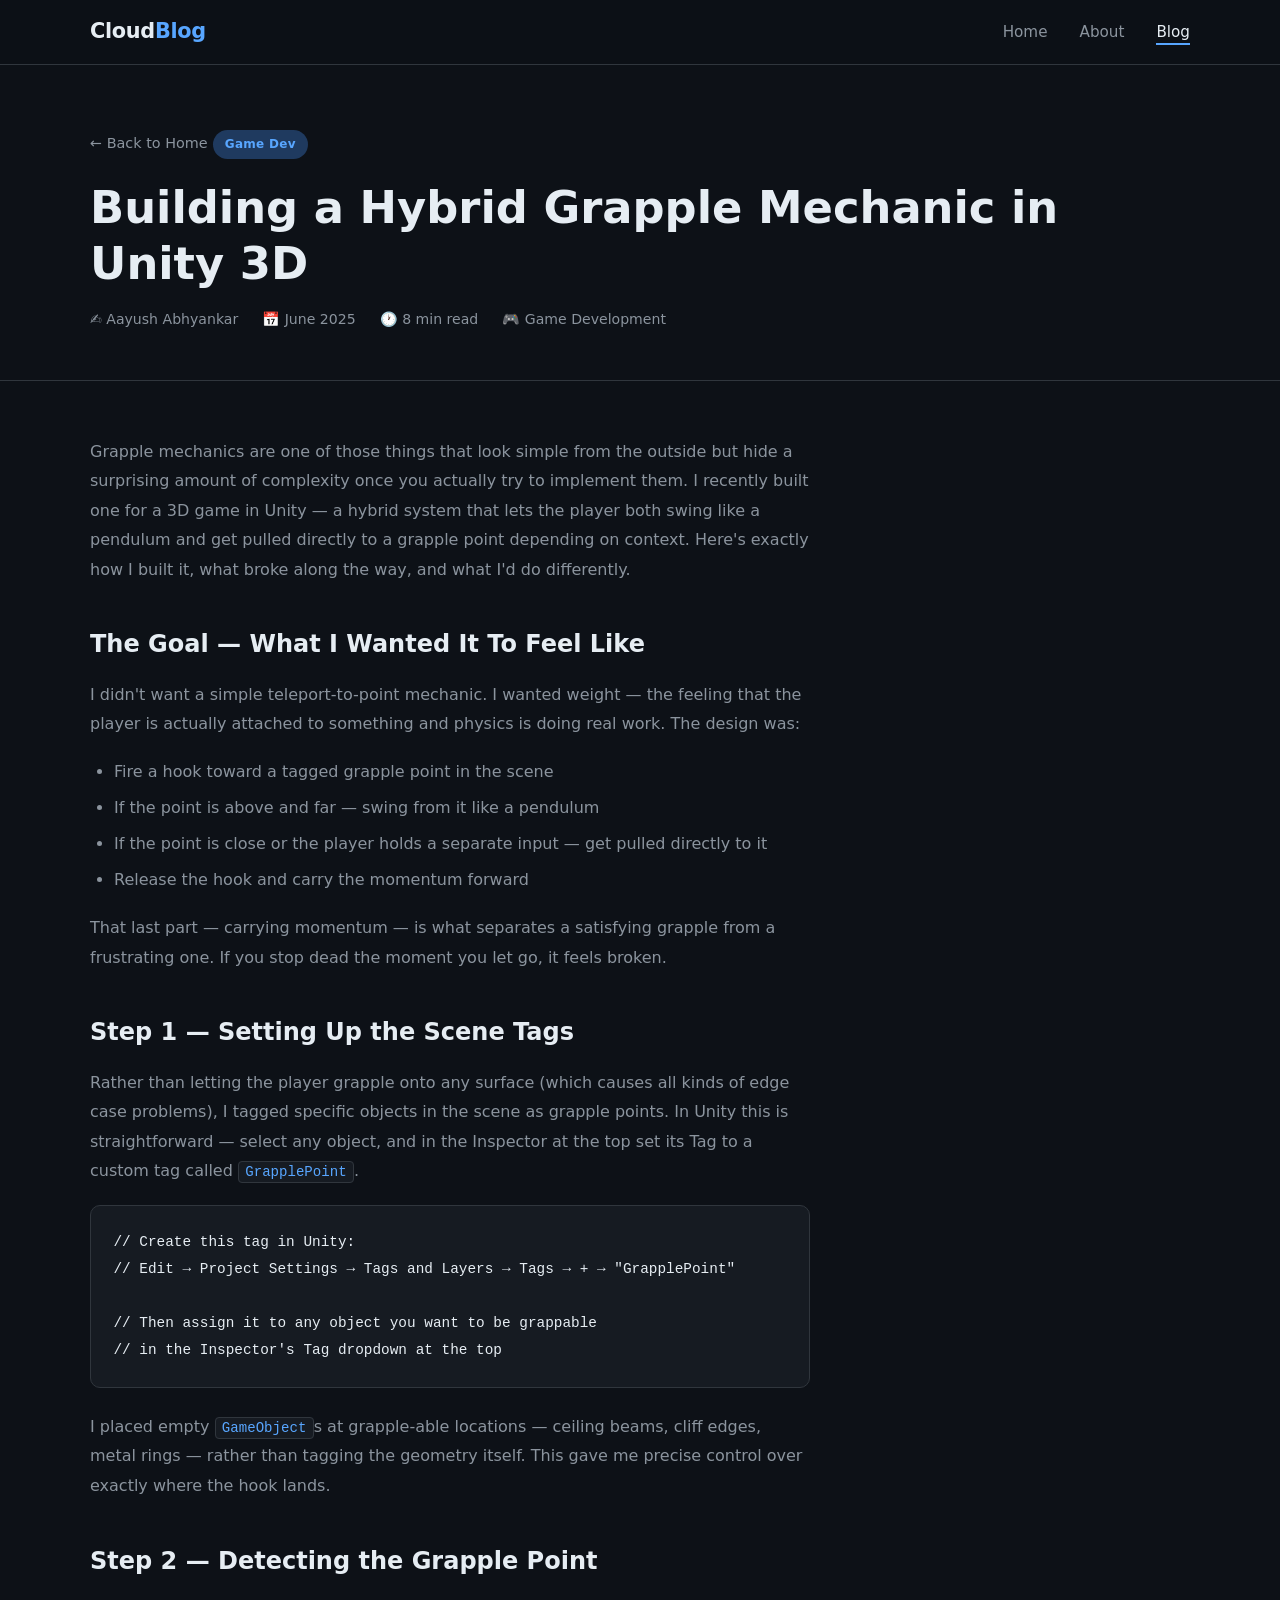
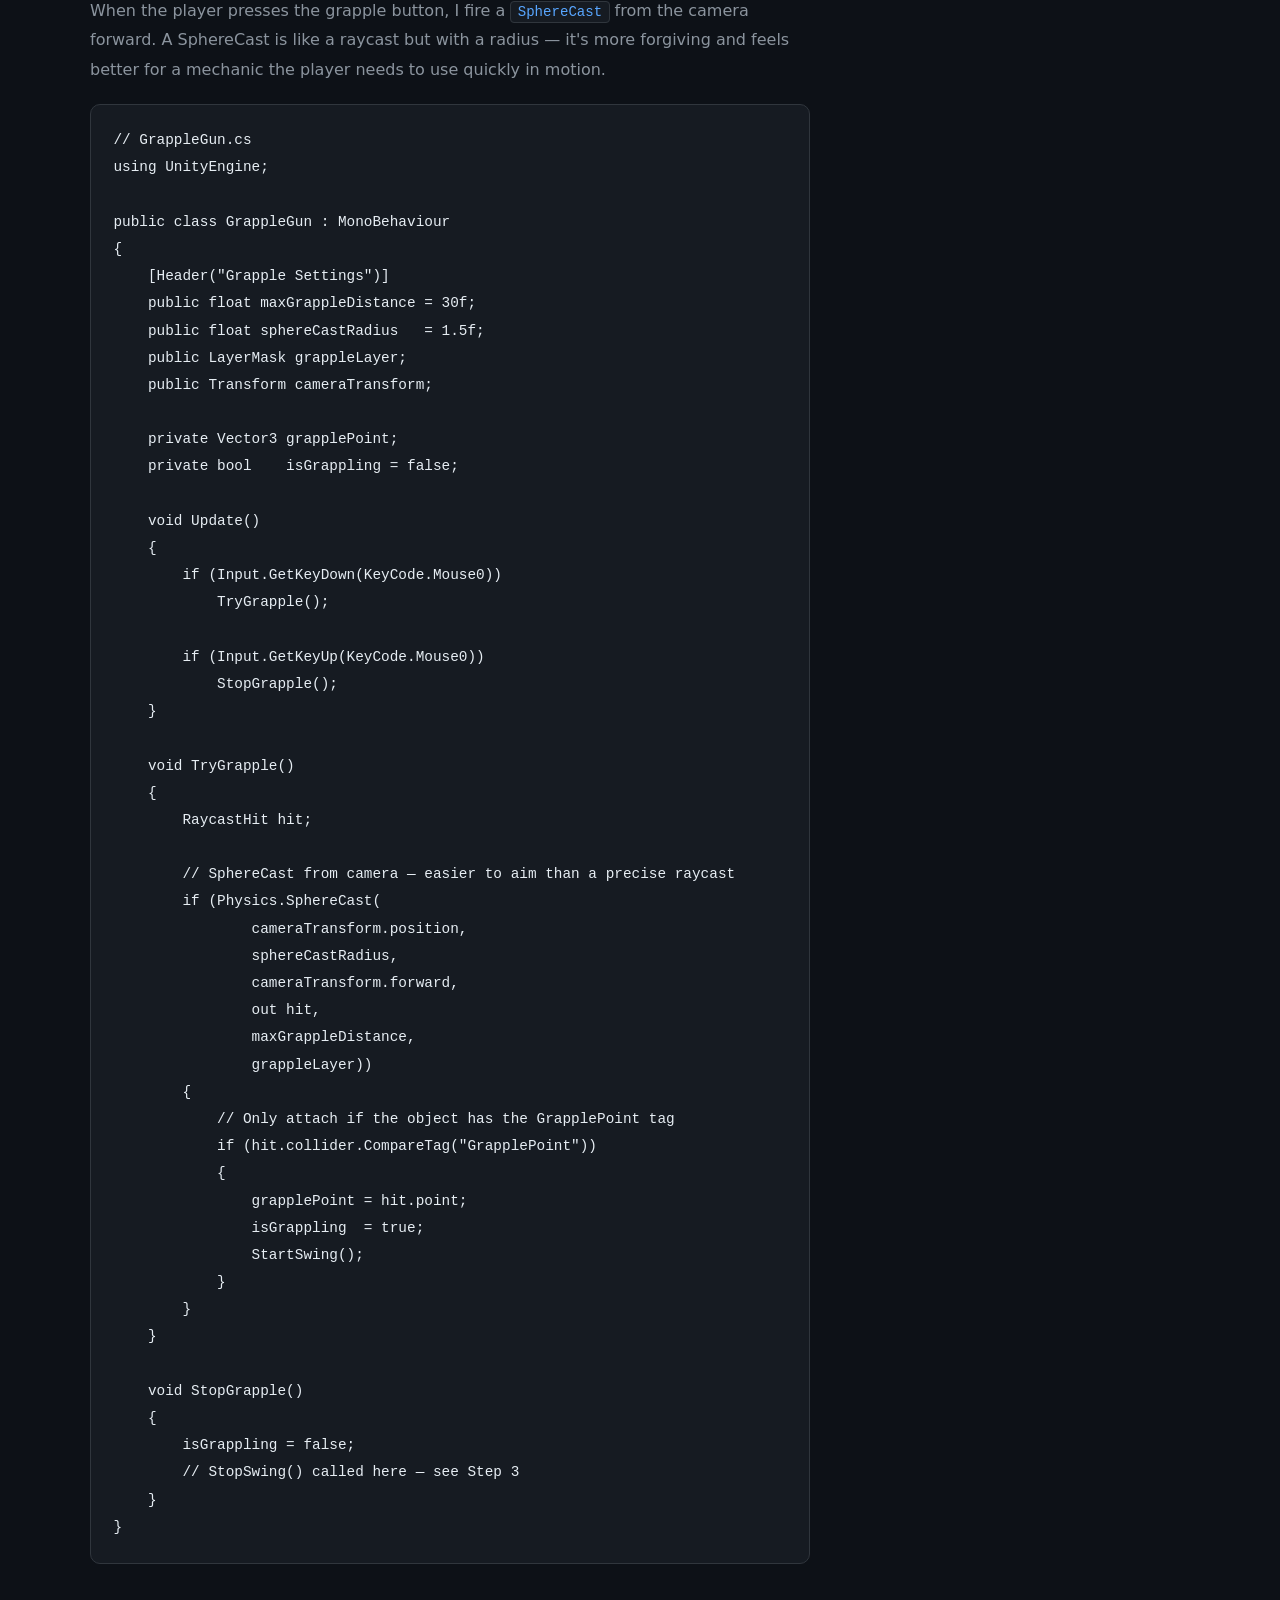
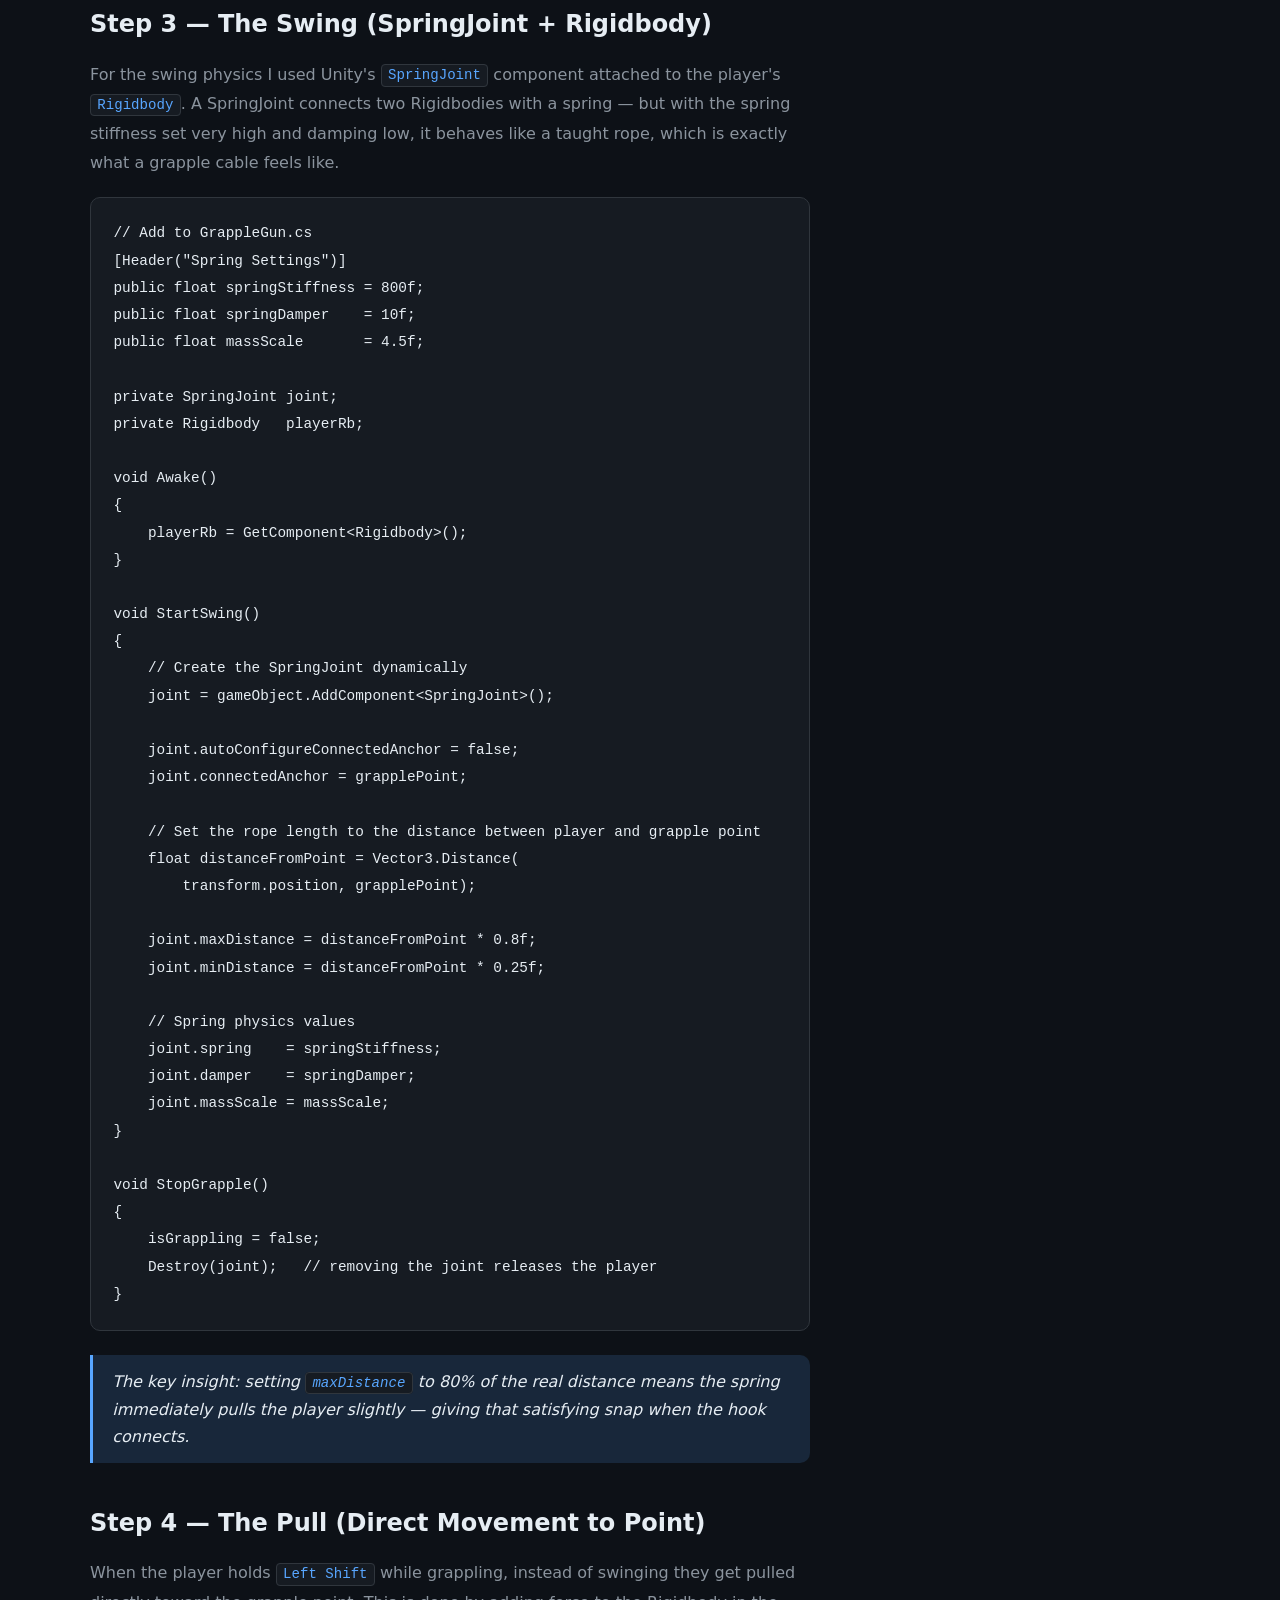
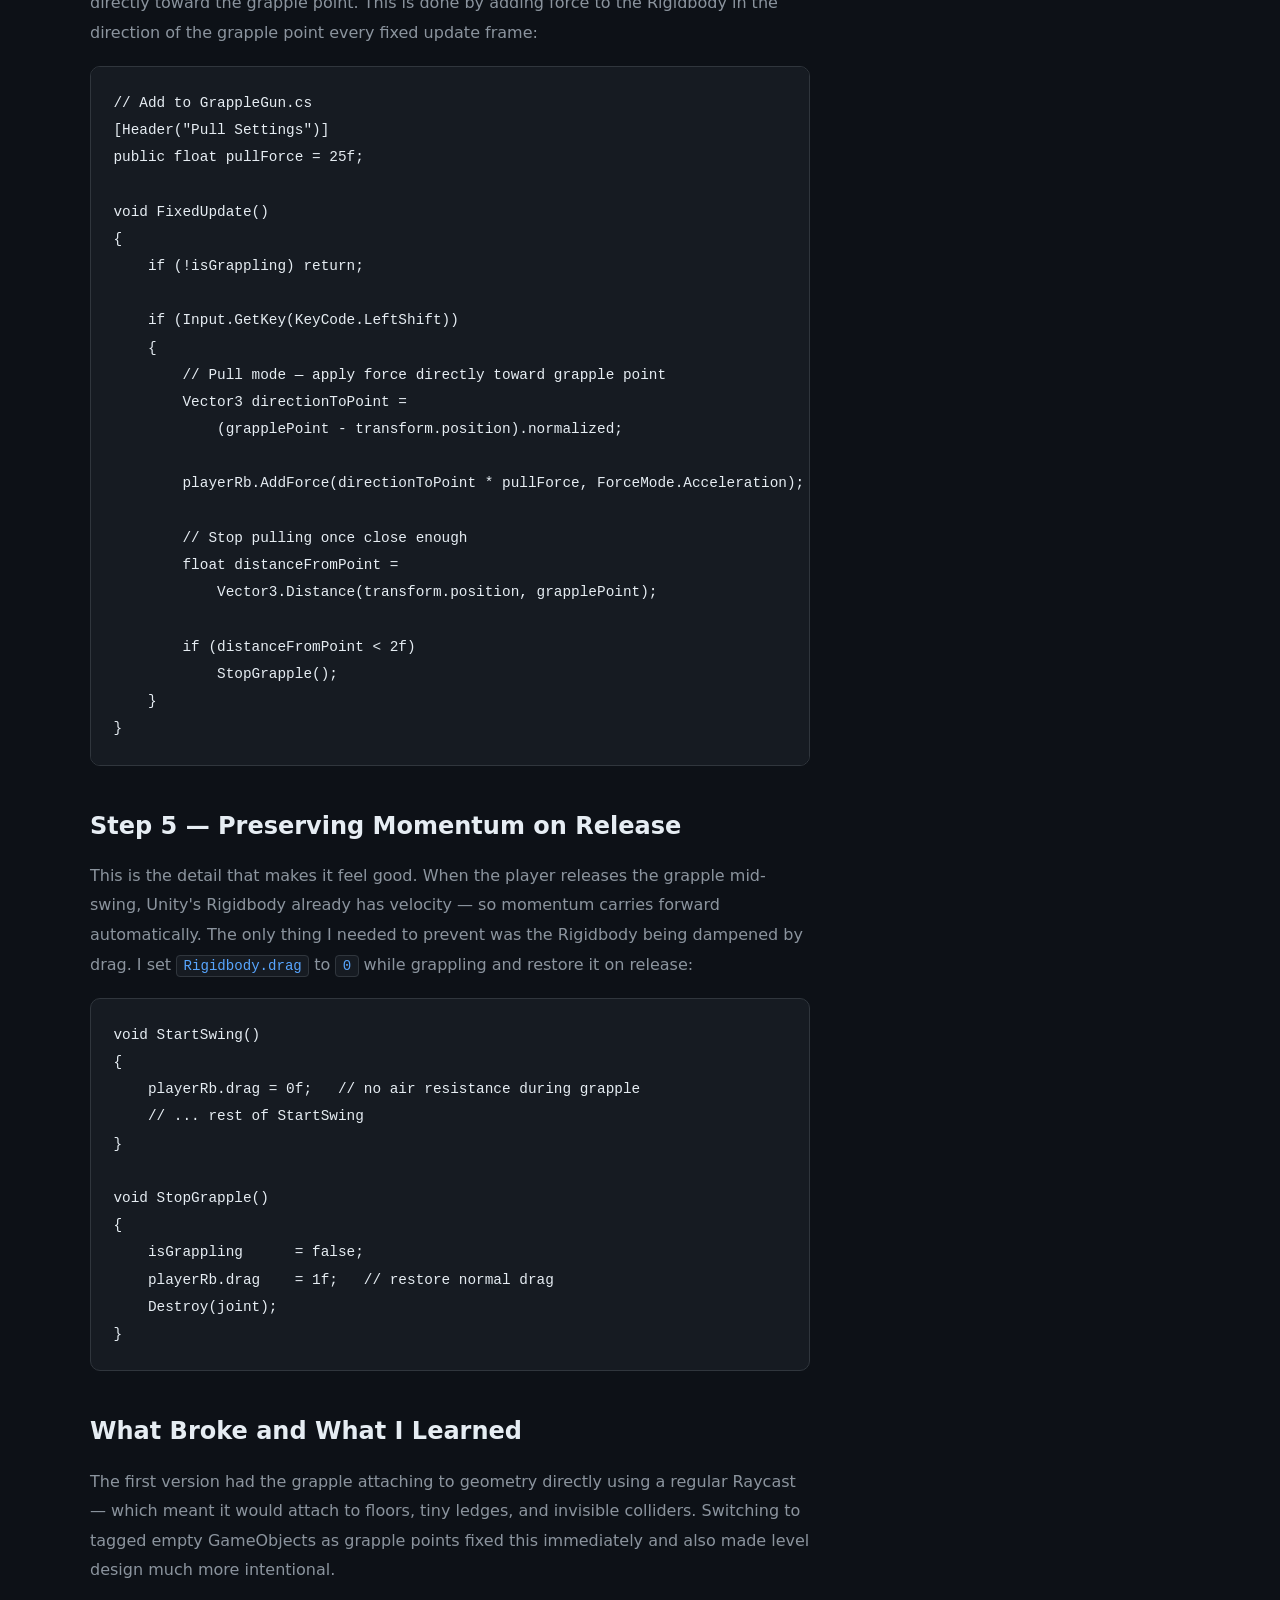
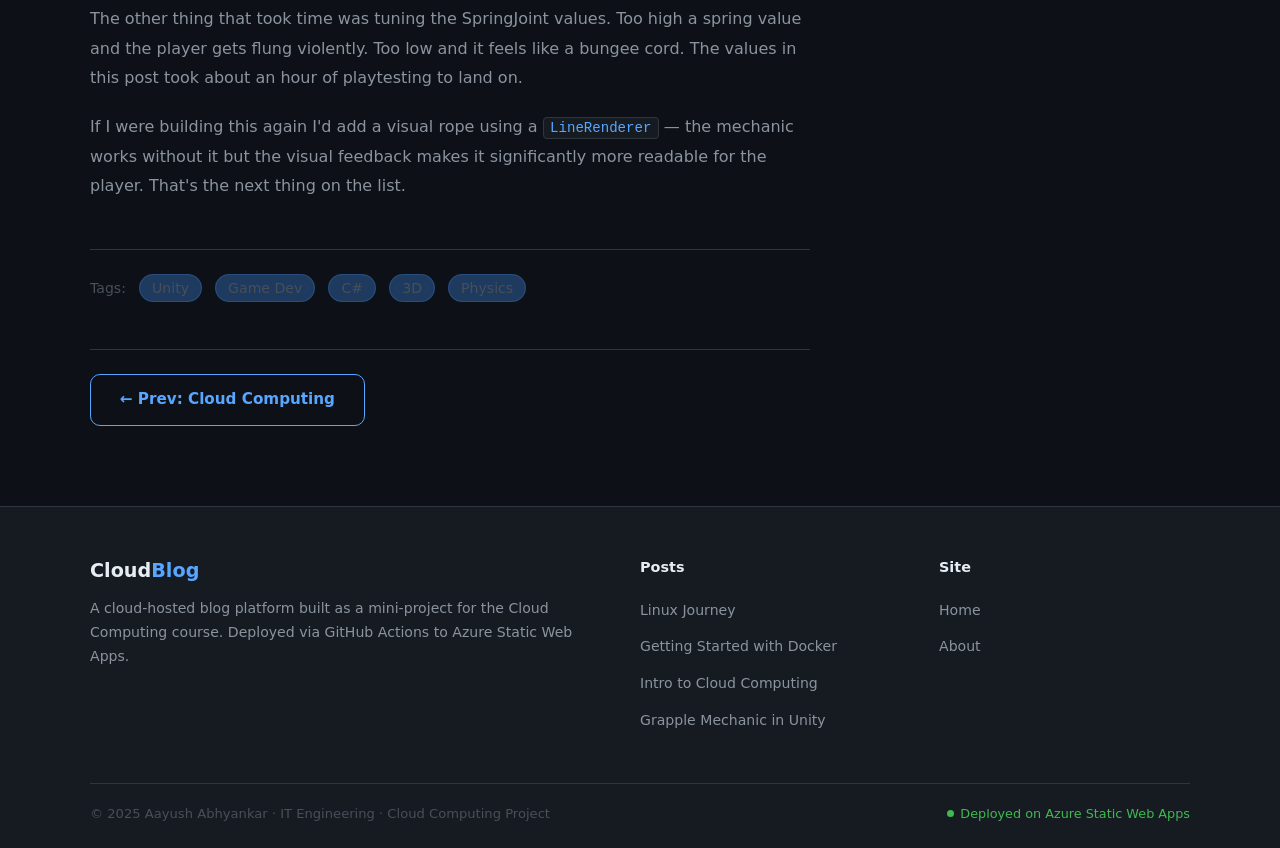
<file: blog/grapple-mechanic-unity.html>
<!DOCTYPE html>
<html lang="en">
<head>
  <meta charset="UTF-8" />
  <meta name="viewport" content="width=device-width, initial-scale=1.0" />
  <meta name="description" content="How I built a hybrid grapple mechanic in Unity 3D — Aayush Abhyankar" />
  <title>Building a Grapple Mechanic in Unity 3D | CloudBlog</title>
  <link rel="stylesheet" href="../css/style.css" />
</head>
<body>

  <!-- ========== NAVBAR ========== -->
  <nav class="navbar">
    <div class="container">
      <a href="../index.html" class="nav-logo">Cloud<span>Blog</span></a>
      <ul class="nav-links" id="navLinks">
        <li><a href="../index.html">Home</a></li>
        <li><a href="../about.html">About</a></li>
        <li><a href="grapple-mechanic-unity.html" class="active">Blog</a></li>
      </ul>
      <div class="hamburger" onclick="toggleNav()">
        <span></span><span></span><span></span>
      </div>
    </div>
  </nav>

  <!-- ========== POST HERO ========== -->
  <section class="post-hero">
    <div class="container">
      <a href="../index.html" class="back-link">← Back to Home</a>
      <span class="post-tag">Game Dev</span>
      <h1 class="post-title">Building a Hybrid Grapple Mechanic in Unity 3D</h1>
      <div class="post-info">
        <span>✍️ Aayush Abhyankar</span>
        <span>📅 June 2025</span>
        <span>🕐 8 min read</span>
        <span>🎮 Game Development</span>
      </div>
    </div>
  </section>

  <!-- ========== POST BODY ========== -->
  <section class="post-body">
    <div class="container">
      <div class="post-content">

        <p>
          Grapple mechanics are one of those things that look simple from the outside
          but hide a surprising amount of complexity once you actually try to implement
          them. I recently built one for a 3D game in Unity — a hybrid system that lets
          the player both swing like a pendulum and get pulled directly to a grapple point
          depending on context. Here's exactly how I built it, what broke along the way,
          and what I'd do differently.
        </p>

        <h2>The Goal — What I Wanted It To Feel Like</h2>
        <p>
          I didn't want a simple teleport-to-point mechanic. I wanted weight — the feeling
          that the player is actually attached to something and physics is doing real work.
          The design was:
        </p>
        <ul>
          <li>Fire a hook toward a tagged grapple point in the scene</li>
          <li>If the point is above and far — swing from it like a pendulum</li>
          <li>If the point is close or the player holds a separate input — get pulled directly to it</li>
          <li>Release the hook and carry the momentum forward</li>
        </ul>
        <p>
          That last part — carrying momentum — is what separates a satisfying grapple
          from a frustrating one. If you stop dead the moment you let go, it feels broken.
        </p>

        <h2>Step 1 — Setting Up the Scene Tags</h2>
        <p>
          Rather than letting the player grapple onto any surface (which causes all kinds
          of edge case problems), I tagged specific objects in the scene as grapple points.
          In Unity this is straightforward — select any object, and in the Inspector at the
          top set its Tag to a custom tag called <code>GrapplePoint</code>.
        </p>
        <pre><code>// Create this tag in Unity:
// Edit → Project Settings → Tags and Layers → Tags → + → "GrapplePoint"

// Then assign it to any object you want to be grappable
// in the Inspector's Tag dropdown at the top</code></pre>
        <p>
          I placed empty <code>GameObject</code>s at grapple-able locations — ceiling beams,
          cliff edges, metal rings — rather than tagging the geometry itself. This gave me
          precise control over exactly where the hook lands.
        </p>

        <h2>Step 2 — Detecting the Grapple Point</h2>
        <p>
          When the player presses the grapple button, I fire a <code>SphereCast</code>
          from the camera forward. A SphereCast is like a raycast but with a radius —
          it's more forgiving and feels better for a mechanic the player needs to use
          quickly in motion.
        </p>
        <pre><code>// GrappleGun.cs
using UnityEngine;

public class GrappleGun : MonoBehaviour
{
    [Header("Grapple Settings")]
    public float maxGrappleDistance = 30f;
    public float sphereCastRadius   = 1.5f;
    public LayerMask grappleLayer;
    public Transform cameraTransform;

    private Vector3 grapplePoint;
    private bool    isGrappling = false;

    void Update()
    {
        if (Input.GetKeyDown(KeyCode.Mouse0))
            TryGrapple();

        if (Input.GetKeyUp(KeyCode.Mouse0))
            StopGrapple();
    }

    void TryGrapple()
    {
        RaycastHit hit;

        // SphereCast from camera — easier to aim than a precise raycast
        if (Physics.SphereCast(
                cameraTransform.position,
                sphereCastRadius,
                cameraTransform.forward,
                out hit,
                maxGrappleDistance,
                grappleLayer))
        {
            // Only attach if the object has the GrapplePoint tag
            if (hit.collider.CompareTag("GrapplePoint"))
            {
                grapplePoint = hit.point;
                isGrappling  = true;
                StartSwing();
            }
        }
    }

    void StopGrapple()
    {
        isGrappling = false;
        // StopSwing() called here — see Step 3
    }
}</code></pre>

        <h2>Step 3 — The Swing (SpringJoint + Rigidbody)</h2>
        <p>
          For the swing physics I used Unity's <code>SpringJoint</code> component attached
          to the player's <code>Rigidbody</code>. A SpringJoint connects two Rigidbodies
          with a spring — but with the spring stiffness set very high and damping low, it
          behaves like a taught rope, which is exactly what a grapple cable feels like.
        </p>
        <pre><code>// Add to GrappleGun.cs
[Header("Spring Settings")]
public float springStiffness = 800f;
public float springDamper    = 10f;
public float massScale       = 4.5f;

private SpringJoint joint;
private Rigidbody   playerRb;

void Awake()
{
    playerRb = GetComponent&lt;Rigidbody&gt;();
}

void StartSwing()
{
    // Create the SpringJoint dynamically
    joint = gameObject.AddComponent&lt;SpringJoint&gt;();

    joint.autoConfigureConnectedAnchor = false;
    joint.connectedAnchor = grapplePoint;

    // Set the rope length to the distance between player and grapple point
    float distanceFromPoint = Vector3.Distance(
        transform.position, grapplePoint);

    joint.maxDistance = distanceFromPoint * 0.8f;
    joint.minDistance = distanceFromPoint * 0.25f;

    // Spring physics values
    joint.spring    = springStiffness;
    joint.damper    = springDamper;
    joint.massScale = massScale;
}

void StopGrapple()
{
    isGrappling = false;
    Destroy(joint);   // removing the joint releases the player
}</code></pre>

        <blockquote>
          The key insight: setting <code>maxDistance</code> to 80% of the real distance
          means the spring immediately pulls the player slightly — giving that satisfying
          snap when the hook connects.
        </blockquote>

        <h2>Step 4 — The Pull (Direct Movement to Point)</h2>
        <p>
          When the player holds <code>Left Shift</code> while grappling, instead of
          swinging they get pulled directly toward the grapple point. This is done by
          adding force to the Rigidbody in the direction of the grapple point every
          fixed update frame:
        </p>
        <pre><code>// Add to GrappleGun.cs
[Header("Pull Settings")]
public float pullForce = 25f;

void FixedUpdate()
{
    if (!isGrappling) return;

    if (Input.GetKey(KeyCode.LeftShift))
    {
        // Pull mode — apply force directly toward grapple point
        Vector3 directionToPoint =
            (grapplePoint - transform.position).normalized;

        playerRb.AddForce(directionToPoint * pullForce, ForceMode.Acceleration);

        // Stop pulling once close enough
        float distanceFromPoint =
            Vector3.Distance(transform.position, grapplePoint);

        if (distanceFromPoint &lt; 2f)
            StopGrapple();
    }
}</code></pre>

        <h2>Step 5 — Preserving Momentum on Release</h2>
        <p>
          This is the detail that makes it feel good. When the player releases the grapple
          mid-swing, Unity's Rigidbody already has velocity — so momentum carries forward
          automatically. The only thing I needed to prevent was the Rigidbody being
          dampened by drag. I set <code>Rigidbody.drag</code> to <code>0</code> while
          grappling and restore it on release:
        </p>
        <pre><code>void StartSwing()
{
    playerRb.drag = 0f;   // no air resistance during grapple
    // ... rest of StartSwing
}

void StopGrapple()
{
    isGrappling      = false;
    playerRb.drag    = 1f;   // restore normal drag
    Destroy(joint);
}</code></pre>

        <h2>What Broke and What I Learned</h2>
        <p>
          The first version had the grapple attaching to geometry directly using a
          regular Raycast — which meant it would attach to floors, tiny ledges, and
          invisible colliders. Switching to tagged empty GameObjects as grapple points
          fixed this immediately and also made level design much more intentional.
        </p>
        <p>
          The other thing that took time was tuning the SpringJoint values. Too high a
          spring value and the player gets flung violently. Too low and it feels like
          a bungee cord. The values in this post took about an hour of playtesting to land on.
        </p>
        <p>
          If I were building this again I'd add a visual rope using a
          <code>LineRenderer</code> — the mechanic works without it but the visual
          feedback makes it significantly more readable for the player. That's the next
          thing on the list.
        </p>

        <div class="post-tags">
          <span>Tags:</span>
          <span class="skill-tag">Unity</span>
          <span class="skill-tag">Game Dev</span>
          <span class="skill-tag">C#</span>
          <span class="skill-tag">3D</span>
          <span class="skill-tag">Physics</span>
        </div>

        <!-- Post Navigation -->
        <div style="display:flex; justify-content:flex-start; margin-top:3rem;
                    padding-top:1.5rem; border-top:1px solid var(--border);">
          <a href="cloud-computing-intro.html" class="btn btn-outline">← Prev: Cloud Computing</a>
        </div>

      </div>
    </div>
  </section>

  <!-- ========== FOOTER ========== -->
  <footer>
    <div class="container">
      <div class="footer-grid">
        <div class="footer-brand">
          <h3>Cloud<span>Blog</span></h3>
          <p>A cloud-hosted blog platform built as a mini-project for the
             Cloud Computing course. Deployed via GitHub Actions to Azure Static Web Apps.</p>
        </div>
        <div class="footer-col">
          <h4>Posts</h4>
          <ul>
            <li><a href="linux-journey.html">Linux Journey</a></li>
            <li><a href="docker-getting-started.html">Getting Started with Docker</a></li>
            <li><a href="cloud-computing-intro.html">Intro to Cloud Computing</a></li>
            <li><a href="grapple-mechanic-unity.html">Grapple Mechanic in Unity</a></li>
          </ul>
        </div>
        <div class="footer-col">
          <h4>Site</h4>
          <ul>
            <li><a href="../index.html">Home</a></li>
            <li><a href="../about.html">About</a></li>
          </ul>
        </div>
      </div>
      <div class="footer-bottom">
        <p>© 2025 Aayush Abhyankar · IT Engineering · Cloud Computing Project</p>
        <div class="status-badge">
          <span class="status-dot"></span>
          Deployed on Azure Static Web Apps
        </div>
      </div>
    </div>
  </footer>

  <script>
    function toggleNav() {
      document.getElementById('navLinks').classList.toggle('open');
    }
  </script>
</body>
</html>
</file>
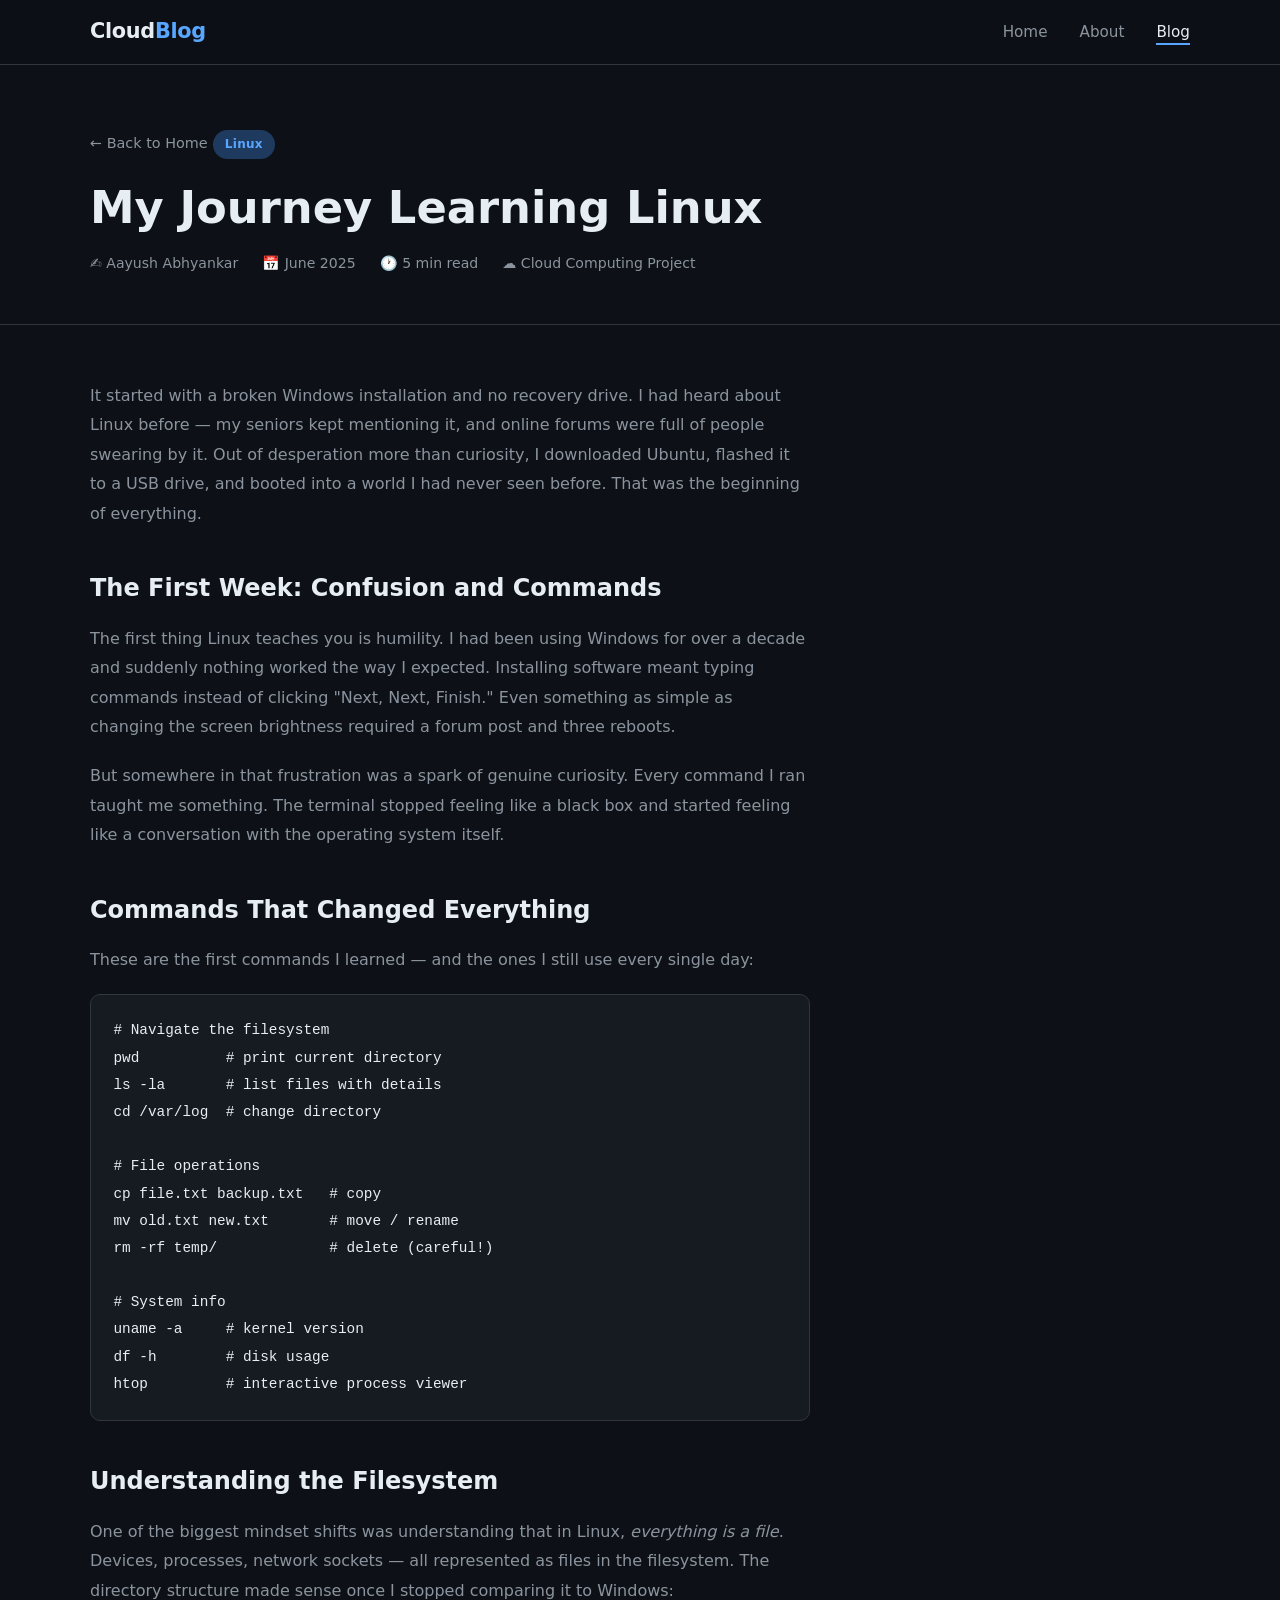
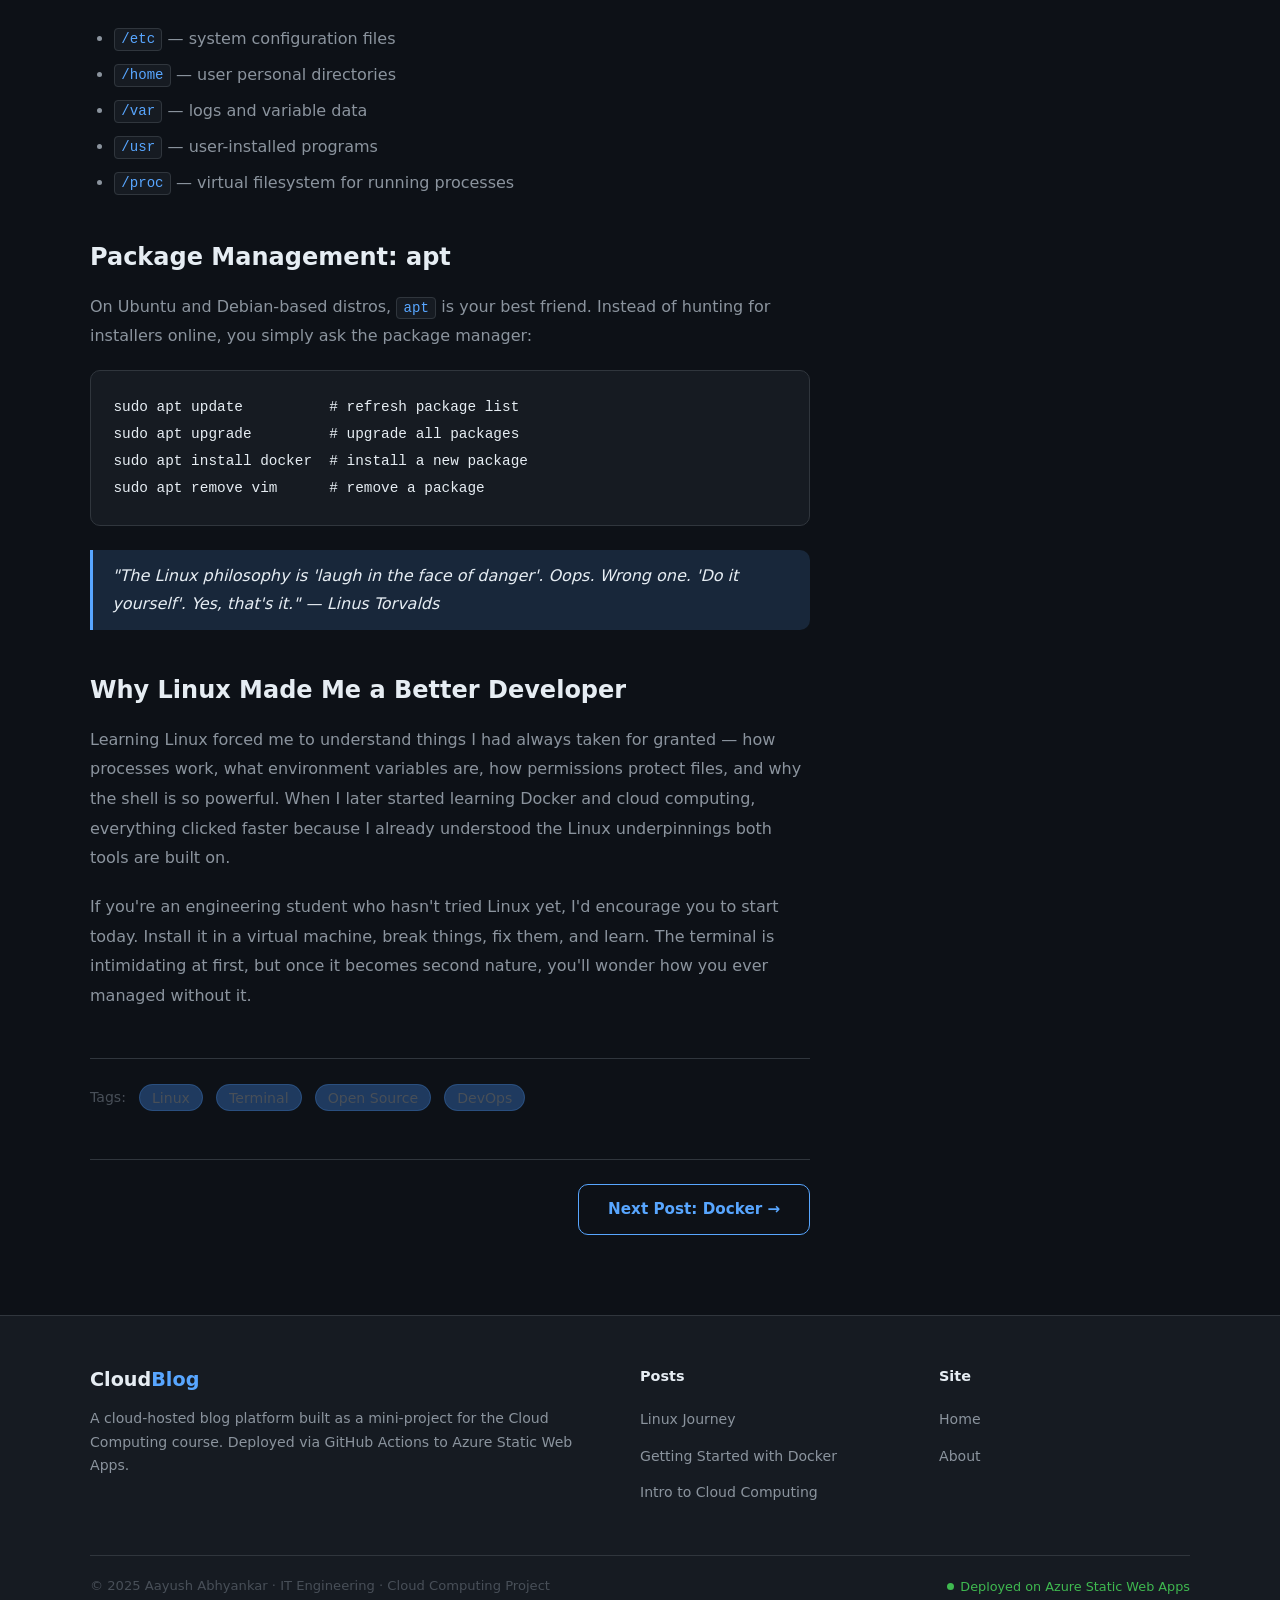
<file: blog/linux-journey.html>
<!DOCTYPE html>
<html lang="en">
<head>
  <meta charset="UTF-8" />
  <meta name="viewport" content="width=device-width, initial-scale=1.0" />
  <meta name="description" content="My Journey Learning Linux — Aayush Abhyankar" />
  <title>My Journey Learning Linux | CloudBlog</title>
  <link rel="stylesheet" href="../css/style.css" />
</head>
<body>

  <!-- ========== NAVBAR ========== -->
  <nav class="navbar">
    <div class="container">
      <a href="../index.html" class="nav-logo">Cloud<span>Blog</span></a>
      <ul class="nav-links" id="navLinks">
        <li><a href="../index.html">Home</a></li>
        <li><a href="../about.html">About</a></li>
        <li><a href="linux-journey.html" class="active">Blog</a></li>
      </ul>
      <div class="hamburger" onclick="toggleNav()">
        <span></span><span></span><span></span>
      </div>
    </div>
  </nav>

  <!-- ========== POST HERO ========== -->
  <section class="post-hero">
    <div class="container">
      <a href="../index.html" class="back-link">← Back to Home</a>
      <span class="post-tag">Linux</span>
      <h1 class="post-title">My Journey Learning Linux</h1>
      <div class="post-info">
        <span>✍️ Aayush Abhyankar</span>
        <span>📅 June 2025</span>
        <span>🕐 5 min read</span>
        <span>☁️ Cloud Computing Project</span>
      </div>
    </div>
  </section>

  <!-- ========== POST BODY ========== -->
  <section class="post-body">
    <div class="container">
      <div class="post-content">

        <p>
          It started with a broken Windows installation and no recovery drive. I had heard
          about Linux before — my seniors kept mentioning it, and online forums were full
          of people swearing by it. Out of desperation more than curiosity, I downloaded
          Ubuntu, flashed it to a USB drive, and booted into a world I had never seen before.
          That was the beginning of everything.
        </p>

        <h2>The First Week: Confusion and Commands</h2>
        <p>
          The first thing Linux teaches you is humility. I had been using Windows for over
          a decade and suddenly nothing worked the way I expected. Installing software meant
          typing commands instead of clicking "Next, Next, Finish." Even something as simple
          as changing the screen brightness required a forum post and three reboots.
        </p>
        <p>
          But somewhere in that frustration was a spark of genuine curiosity. Every command
          I ran taught me something. The terminal stopped feeling like a black box and started
          feeling like a conversation with the operating system itself.
        </p>

        <h2>Commands That Changed Everything</h2>
        <p>
          These are the first commands I learned — and the ones I still use every single day:
        </p>
        <pre><code># Navigate the filesystem
pwd          # print current directory
ls -la       # list files with details
cd /var/log  # change directory

# File operations
cp file.txt backup.txt   # copy
mv old.txt new.txt       # move / rename
rm -rf temp/             # delete (careful!)

# System info
uname -a     # kernel version
df -h        # disk usage
htop         # interactive process viewer</code></pre>

        <h2>Understanding the Filesystem</h2>
        <p>
          One of the biggest mindset shifts was understanding that in Linux,
          <em>everything is a file</em>. Devices, processes, network sockets — all
          represented as files in the filesystem. The directory structure made sense
          once I stopped comparing it to Windows:
        </p>
        <ul>
          <li><code>/etc</code> — system configuration files</li>
          <li><code>/home</code> — user personal directories</li>
          <li><code>/var</code> — logs and variable data</li>
          <li><code>/usr</code> — user-installed programs</li>
          <li><code>/proc</code> — virtual filesystem for running processes</li>
        </ul>

        <h2>Package Management: apt</h2>
        <p>
          On Ubuntu and Debian-based distros, <code>apt</code> is your best friend.
          Instead of hunting for installers online, you simply ask the package manager:
        </p>
        <pre><code>sudo apt update          # refresh package list
sudo apt upgrade         # upgrade all packages
sudo apt install docker  # install a new package
sudo apt remove vim      # remove a package</code></pre>

        <blockquote>
          "The Linux philosophy is 'laugh in the face of danger'. Oops. Wrong one.
          'Do it yourself'. Yes, that's it." — Linus Torvalds
        </blockquote>

        <h2>Why Linux Made Me a Better Developer</h2>
        <p>
          Learning Linux forced me to understand things I had always taken for granted —
          how processes work, what environment variables are, how permissions protect files,
          and why the shell is so powerful. When I later started learning Docker and cloud
          computing, everything clicked faster because I already understood the Linux
          underpinnings both tools are built on.
        </p>
        <p>
          If you're an engineering student who hasn't tried Linux yet, I'd encourage you to
          start today. Install it in a virtual machine, break things, fix them, and learn.
          The terminal is intimidating at first, but once it becomes second nature, you'll
          wonder how you ever managed without it.
        </p>

        <div class="post-tags">
          <span>Tags:</span>
          <span class="skill-tag">Linux</span>
          <span class="skill-tag">Terminal</span>
          <span class="skill-tag">Open Source</span>
          <span class="skill-tag">DevOps</span>
        </div>

        <!-- Post Navigation -->
        <div style="display:flex; justify-content:flex-end; margin-top:3rem;
                    padding-top:1.5rem; border-top:1px solid var(--border);">
          <a href="docker-getting-started.html" class="btn btn-outline">
            Next Post: Docker →
          </a>
        </div>

      </div>
    </div>
  </section>

  <!-- ========== FOOTER ========== -->
  <footer>
    <div class="container">
      <div class="footer-grid">
        <div class="footer-brand">
          <h3>Cloud<span>Blog</span></h3>
          <p>A cloud-hosted blog platform built as a mini-project for the
             Cloud Computing course. Deployed via GitHub Actions to Azure Static Web Apps.</p>
        </div>
        <div class="footer-col">
          <h4>Posts</h4>
          <ul>
            <li><a href="linux-journey.html">Linux Journey</a></li>
            <li><a href="docker-getting-started.html">Getting Started with Docker</a></li>
            <li><a href="cloud-computing-intro.html">Intro to Cloud Computing</a></li>
          </ul>
        </div>
        <div class="footer-col">
          <h4>Site</h4>
          <ul>
            <li><a href="../index.html">Home</a></li>
            <li><a href="../about.html">About</a></li>
          </ul>
        </div>
      </div>
      <div class="footer-bottom">
        <p>© 2025 Aayush Abhyankar · IT Engineering · Cloud Computing Project</p>
        <div class="status-badge">
          <span class="status-dot"></span>
          Deployed on Azure Static Web Apps
        </div>
      </div>
    </div>
  </footer>

  <script>
    function toggleNav() {
      document.getElementById('navLinks').classList.toggle('open');
    }
  </script>
</body>
</html>
</file>
<file: css/style.css>
/* ============================================
   CLOUD BLOG - Main Stylesheet
   Author: Aayush Abhyankar
   Theme: Dark, Modern, Responsive
   ============================================ */

/* ---------- CSS Variables (Design Tokens) ---------- */
:root {
  --bg-primary:    #0d1117;
  --bg-secondary:  #161b22;
  --bg-card:       #1c2230;
  --accent:        #58a6ff;
  --accent-hover:  #79b8ff;
  --accent-glow:   rgba(88, 166, 255, 0.15);
  --text-primary:  #e6edf3;
  --text-secondary:#8b949e;
  --text-muted:    #484f58;
  --border:        #30363d;
  --tag-bg:        #1f3a5f;
  --tag-text:      #58a6ff;
  --success:       #3fb950;
  --font-main:     'Segoe UI', system-ui, -apple-system, sans-serif;
  --font-mono:     'Fira Code', 'Cascadia Code', monospace;
  --radius:        10px;
  --radius-lg:     16px;
  --shadow:        0 4px 24px rgba(0,0,0,0.4);
  --transition:    0.25s ease;
}

/* ---------- Reset & Base ---------- */
*, *::before, *::after { box-sizing: border-box; margin: 0; padding: 0; }

html { scroll-behavior: smooth; font-size: 16px; }

body {
  font-family: var(--font-main);
  background-color: var(--bg-primary);
  color: var(--text-primary);
  line-height: 1.7;
  min-height: 100vh;
}

a { color: var(--accent); text-decoration: none; transition: color var(--transition); }
a:hover { color: var(--accent-hover); }

img { max-width: 100%; display: block; }

ul { list-style: none; }

/* ---------- Scrollbar ---------- */
::-webkit-scrollbar { width: 8px; }
::-webkit-scrollbar-track { background: var(--bg-primary); }
::-webkit-scrollbar-thumb { background: var(--border); border-radius: 4px; }
::-webkit-scrollbar-thumb:hover { background: var(--text-muted); }

/* ---------- Utility Classes ---------- */
.container { width: 90%; max-width: 1100px; margin: 0 auto; }
.text-accent { color: var(--accent); }
.text-muted  { color: var(--text-secondary); }

/* ---------- NAVBAR ---------- */
.navbar {
  position: sticky;
  top: 0;
  z-index: 100;
  background: rgba(13, 17, 23, 0.85);
  backdrop-filter: blur(12px);
  border-bottom: 1px solid var(--border);
  padding: 0.9rem 0;
}

.navbar .container {
  display: flex;
  align-items: center;
  justify-content: space-between;
}

.nav-logo {
  font-size: 1.3rem;
  font-weight: 700;
  color: var(--text-primary);
  letter-spacing: -0.3px;
}

.nav-logo span { color: var(--accent); }

.nav-links { display: flex; gap: 2rem; align-items: center; }

.nav-links a {
  color: var(--text-secondary);
  font-size: 0.95rem;
  font-weight: 500;
  position: relative;
  padding-bottom: 2px;
}

.nav-links a::after {
  content: '';
  position: absolute;
  bottom: -2px; left: 0;
  width: 0; height: 2px;
  background: var(--accent);
  transition: width var(--transition);
}

.nav-links a:hover,
.nav-links a.active { color: var(--text-primary); }
.nav-links a:hover::after,
.nav-links a.active::after { width: 100%; }

/* Hamburger */
.hamburger { display: none; flex-direction: column; gap: 5px; cursor: pointer; }
.hamburger span {
  width: 24px; height: 2px;
  background: var(--text-primary);
  border-radius: 2px;
  transition: var(--transition);
}

/* ---------- HERO SECTION ---------- */
.hero {
  padding: 6rem 0 5rem;
  text-align: center;
  position: relative;
  overflow: hidden;
}

.hero::before {
  content: '';
  position: absolute;
  top: -60px; left: 50%;
  transform: translateX(-50%);
  width: 600px; height: 600px;
  background: radial-gradient(circle, rgba(88,166,255,0.08) 0%, transparent 70%);
  pointer-events: none;
}

.hero-badge {
  display: inline-block;
  background: var(--tag-bg);
  color: var(--tag-text);
  font-size: 0.8rem;
  font-weight: 600;
  padding: 0.35rem 1rem;
  border-radius: 50px;
  border: 1px solid rgba(88,166,255,0.3);
  margin-bottom: 1.5rem;
  letter-spacing: 0.5px;
  text-transform: uppercase;
}

.hero h1 {
  font-size: clamp(2rem, 5vw, 3.2rem);
  font-weight: 800;
  line-height: 1.2;
  margin-bottom: 1.2rem;
  letter-spacing: -1px;
}

.hero h1 .highlight {
  background: linear-gradient(135deg, var(--accent), #a371f7);
  -webkit-background-clip: text;
  -webkit-text-fill-color: transparent;
  background-clip: text;
}

.hero p {
  font-size: 1.1rem;
  color: var(--text-secondary);
  max-width: 560px;
  margin: 0 auto 2.2rem;
}

.hero-buttons { display: flex; gap: 1rem; justify-content: center; flex-wrap: wrap; }

.btn {
  display: inline-block;
  padding: 0.75rem 1.8rem;
  border-radius: var(--radius);
  font-weight: 600;
  font-size: 0.95rem;
  transition: all var(--transition);
  cursor: pointer;
  border: none;
}

.btn-primary {
  background: var(--accent);
  color: #0d1117;
}
.btn-primary:hover {
  background: var(--accent-hover);
  color: #0d1117;
  transform: translateY(-2px);
  box-shadow: 0 6px 20px rgba(88,166,255,0.35);
}

.btn-outline {
  background: transparent;
  color: var(--accent);
  border: 1px solid var(--accent);
}
.btn-outline:hover {
  background: var(--accent-glow);
  transform: translateY(-2px);
}

/* ---------- SECTION HEADERS ---------- */
.section-header {
  text-align: center;
  margin-bottom: 3rem;
}

.section-header h2 {
  font-size: clamp(1.6rem, 3vw, 2.2rem);
  font-weight: 700;
  margin-bottom: 0.5rem;
}

.section-header p { color: var(--text-secondary); font-size: 1rem; }

.section-divider {
  width: 50px; height: 3px;
  background: linear-gradient(90deg, var(--accent), #a371f7);
  border-radius: 2px;
  margin: 0.8rem auto 0;
}

/* ---------- FEATURED POSTS ---------- */
.featured-posts { padding: 5rem 0; }

.posts-grid {
  display: grid;
  grid-template-columns: repeat(auto-fit, minmax(300px, 1fr));
  gap: 1.8rem;
}

.post-card {
  background: var(--bg-card);
  border: 1px solid var(--border);
  border-radius: var(--radius-lg);
  padding: 1.8rem;
  transition: all var(--transition);
  position: relative;
  overflow: hidden;
}

.post-card::before {
  content: '';
  position: absolute;
  top: 0; left: 0; right: 0;
  height: 3px;
  background: linear-gradient(90deg, var(--accent), #a371f7);
  opacity: 0;
  transition: opacity var(--transition);
}

.post-card:hover {
  transform: translateY(-5px);
  border-color: var(--accent);
  box-shadow: var(--shadow), 0 0 0 1px rgba(88,166,255,0.1);
}

.post-card:hover::before { opacity: 1; }

.post-tag {
  display: inline-block;
  background: var(--tag-bg);
  color: var(--tag-text);
  font-size: 0.75rem;
  font-weight: 600;
  padding: 0.25rem 0.75rem;
  border-radius: 50px;
  margin-bottom: 1rem;
  letter-spacing: 0.3px;
}

.post-card h3 {
  font-size: 1.2rem;
  font-weight: 700;
  margin-bottom: 0.75rem;
  line-height: 1.4;
}

.post-card p {
  color: var(--text-secondary);
  font-size: 0.92rem;
  margin-bottom: 1.5rem;
  line-height: 1.65;
}

.post-meta {
  display: flex;
  align-items: center;
  justify-content: space-between;
  font-size: 0.82rem;
  color: var(--text-muted);
  padding-top: 1rem;
  border-top: 1px solid var(--border);
}

.post-meta .read-time { display: flex; align-items: center; gap: 4px; }
.read-more { color: var(--accent); font-weight: 600; font-size: 0.88rem; }
.read-more:hover { color: var(--accent-hover); }

/* ---------- STATS STRIP ---------- */
.stats-strip {
  background: var(--bg-secondary);
  border-top: 1px solid var(--border);
  border-bottom: 1px solid var(--border);
  padding: 2.5rem 0;
}

.stats-grid {
  display: grid;
  grid-template-columns: repeat(auto-fit, minmax(160px, 1fr));
  gap: 1rem;
  text-align: center;
}

.stat-item h3 {
  font-size: 2rem;
  font-weight: 800;
  color: var(--accent);
  line-height: 1;
}

.stat-item p { color: var(--text-secondary); font-size: 0.88rem; margin-top: 0.3rem; }

/* ---------- ABOUT PAGE ---------- */
.about-hero {
  padding: 5rem 0 4rem;
  text-align: center;
}

.about-hero h1 { font-size: clamp(1.8rem, 4vw, 2.8rem); font-weight: 800; margin-bottom: 0.5rem; }
.about-hero p  { color: var(--text-secondary); font-size: 1.05rem; }

.about-content { padding: 3rem 0 5rem; }

.about-grid {
  display: grid;
  grid-template-columns: 1fr 2fr;
  gap: 3rem;
  align-items: start;
}

.about-card {
  background: var(--bg-card);
  border: 1px solid var(--border);
  border-radius: var(--radius-lg);
  padding: 2rem;
  text-align: center;
}

.avatar {
  width: 100px; height: 100px;
  background: linear-gradient(135deg, var(--accent), #a371f7);
  border-radius: 50%;
  display: flex; align-items: center; justify-content: center;
  font-size: 2.5rem; font-weight: 800;
  color: #fff;
  margin: 0 auto 1.2rem;
}

.about-card h2 { font-size: 1.3rem; margin-bottom: 0.3rem; }
.about-card .role { color: var(--accent); font-size: 0.9rem; margin-bottom: 1.2rem; }

.skill-tags { display: flex; flex-wrap: wrap; gap: 0.5rem; justify-content: center; margin-top: 1rem; }
.skill-tag {
  background: var(--tag-bg);
  color: var(--tag-text);
  font-size: 0.78rem;
  padding: 0.3rem 0.75rem;
  border-radius: 50px;
  border: 1px solid rgba(88,166,255,0.2);
}

.about-bio h2 { font-size: 1.6rem; font-weight: 700; margin-bottom: 1rem; }
.about-bio p  { color: var(--text-secondary); margin-bottom: 1rem; line-height: 1.8; }

.interests-grid {
  display: grid;
  grid-template-columns: 1fr 1fr;
  gap: 1rem;
  margin-top: 1.5rem;
}

.interest-item {
  background: var(--bg-card);
  border: 1px solid var(--border);
  border-radius: var(--radius);
  padding: 1.2rem;
  transition: border-color var(--transition);
}

.interest-item:hover { border-color: var(--accent); }
.interest-icon { font-size: 1.5rem; margin-bottom: 0.5rem; }
.interest-item h4 { font-size: 0.95rem; margin-bottom: 0.25rem; }
.interest-item p  { font-size: 0.82rem; color: var(--text-secondary); }

/* ---------- BLOG POST PAGE ---------- */
.post-hero {
  padding: 4rem 0 3rem;
  border-bottom: 1px solid var(--border);
}

.back-link {
  display: inline-flex;
  align-items: center;
  gap: 6px;
  color: var(--text-secondary);
  font-size: 0.9rem;
  margin-bottom: 1.5rem;
  transition: color var(--transition);
}
.back-link:hover { color: var(--accent); }

.post-title {
  font-size: clamp(1.8rem, 4vw, 2.8rem);
  font-weight: 800;
  line-height: 1.25;
  margin-bottom: 1rem;
}

.post-info {
  display: flex;
  gap: 1.5rem;
  flex-wrap: wrap;
  font-size: 0.88rem;
  color: var(--text-secondary);
  margin-top: 1rem;
}

.post-info span { display: flex; align-items: center; gap: 5px; }

.post-body { padding: 3.5rem 0 5rem; }

.post-content { max-width: 720px; }

.post-content h2 {
  font-size: 1.5rem;
  font-weight: 700;
  margin: 2.5rem 0 0.9rem;
  color: var(--text-primary);
}

.post-content h3 {
  font-size: 1.2rem;
  font-weight: 600;
  margin: 1.8rem 0 0.7rem;
  color: var(--accent);
}

.post-content p {
  color: var(--text-secondary);
  margin-bottom: 1.2rem;
  line-height: 1.85;
}

.post-content ul, .post-content ol {
  color: var(--text-secondary);
  padding-left: 1.5rem;
  margin-bottom: 1.2rem;
}

.post-content ul { list-style: disc; }
.post-content ol { list-style: decimal; }
.post-content li { margin-bottom: 0.5rem; line-height: 1.75; }

.post-content code {
  font-family: var(--font-mono);
  background: var(--bg-secondary);
  color: var(--accent);
  padding: 0.15em 0.45em;
  border-radius: 4px;
  font-size: 0.88em;
  border: 1px solid var(--border);
}

.post-content pre {
  background: var(--bg-secondary);
  border: 1px solid var(--border);
  border-radius: var(--radius);
  padding: 1.4rem;
  overflow-x: auto;
  margin-bottom: 1.5rem;
}

.post-content pre code {
  background: none;
  border: none;
  padding: 0;
  color: var(--text-primary);
  font-size: 0.9rem;
}

.post-content blockquote {
  border-left: 3px solid var(--accent);
  padding: 0.8rem 1.2rem;
  background: var(--accent-glow);
  border-radius: 0 var(--radius) var(--radius) 0;
  margin-bottom: 1.2rem;
  color: var(--text-primary);
  font-style: italic;
}

.post-tags { margin-top: 3rem; padding-top: 1.5rem; border-top: 1px solid var(--border); }
.post-tags span { color: var(--text-muted); font-size: 0.88rem; margin-right: 0.5rem; }

/* ---------- FOOTER ---------- */
footer {
  background: var(--bg-secondary);
  border-top: 1px solid var(--border);
  padding: 3rem 0 1.5rem;
}

.footer-grid {
  display: grid;
  grid-template-columns: 2fr 1fr 1fr;
  gap: 3rem;
  margin-bottom: 2.5rem;
}

.footer-brand h3 { font-size: 1.2rem; font-weight: 700; margin-bottom: 0.6rem; }
.footer-brand h3 span { color: var(--accent); }
.footer-brand p { color: var(--text-secondary); font-size: 0.88rem; line-height: 1.7; }

.footer-col h4 { font-size: 0.9rem; font-weight: 600; margin-bottom: 1rem; color: var(--text-primary); }
.footer-col ul li { margin-bottom: 0.6rem; }
.footer-col ul li a { color: var(--text-secondary); font-size: 0.88rem; }
.footer-col ul li a:hover { color: var(--accent); }

.footer-bottom {
  border-top: 1px solid var(--border);
  padding-top: 1.2rem;
  display: flex;
  justify-content: space-between;
  align-items: center;
  flex-wrap: wrap;
  gap: 0.5rem;
}

.footer-bottom p { color: var(--text-muted); font-size: 0.82rem; }

.status-badge {
  display: flex;
  align-items: center;
  gap: 6px;
  font-size: 0.8rem;
  color: var(--success);
}

.status-dot {
  width: 7px; height: 7px;
  background: var(--success);
  border-radius: 50%;
  animation: pulse 2s infinite;
}

@keyframes pulse {
  0%, 100% { opacity: 1; }
  50%       { opacity: 0.4; }
}

/* ---------- RESPONSIVE (Tablet) ---------- */
@media (max-width: 900px) {
  .about-grid       { grid-template-columns: 1fr; }
  .footer-grid      { grid-template-columns: 1fr 1fr; }
  .footer-brand     { grid-column: 1 / -1; }
}

/* ---------- RESPONSIVE (Mobile) ---------- */
@media (max-width: 640px) {
  .nav-links {
    display: none;
    position: absolute;
    top: 100%; left: 0; right: 0;
    background: var(--bg-secondary);
    flex-direction: column;
    padding: 1.5rem;
    gap: 1.2rem;
    border-bottom: 1px solid var(--border);
  }

  .nav-links.open { display: flex; }
  .hamburger      { display: flex; }

  .hero { padding: 4rem 0 3rem; }
  .hero-buttons { flex-direction: column; align-items: center; }
  .interests-grid { grid-template-columns: 1fr; }
  .footer-grid { grid-template-columns: 1fr; }

  .post-info { gap: 1rem; }
  .footer-bottom { flex-direction: column; text-align: center; }
}
</file>
